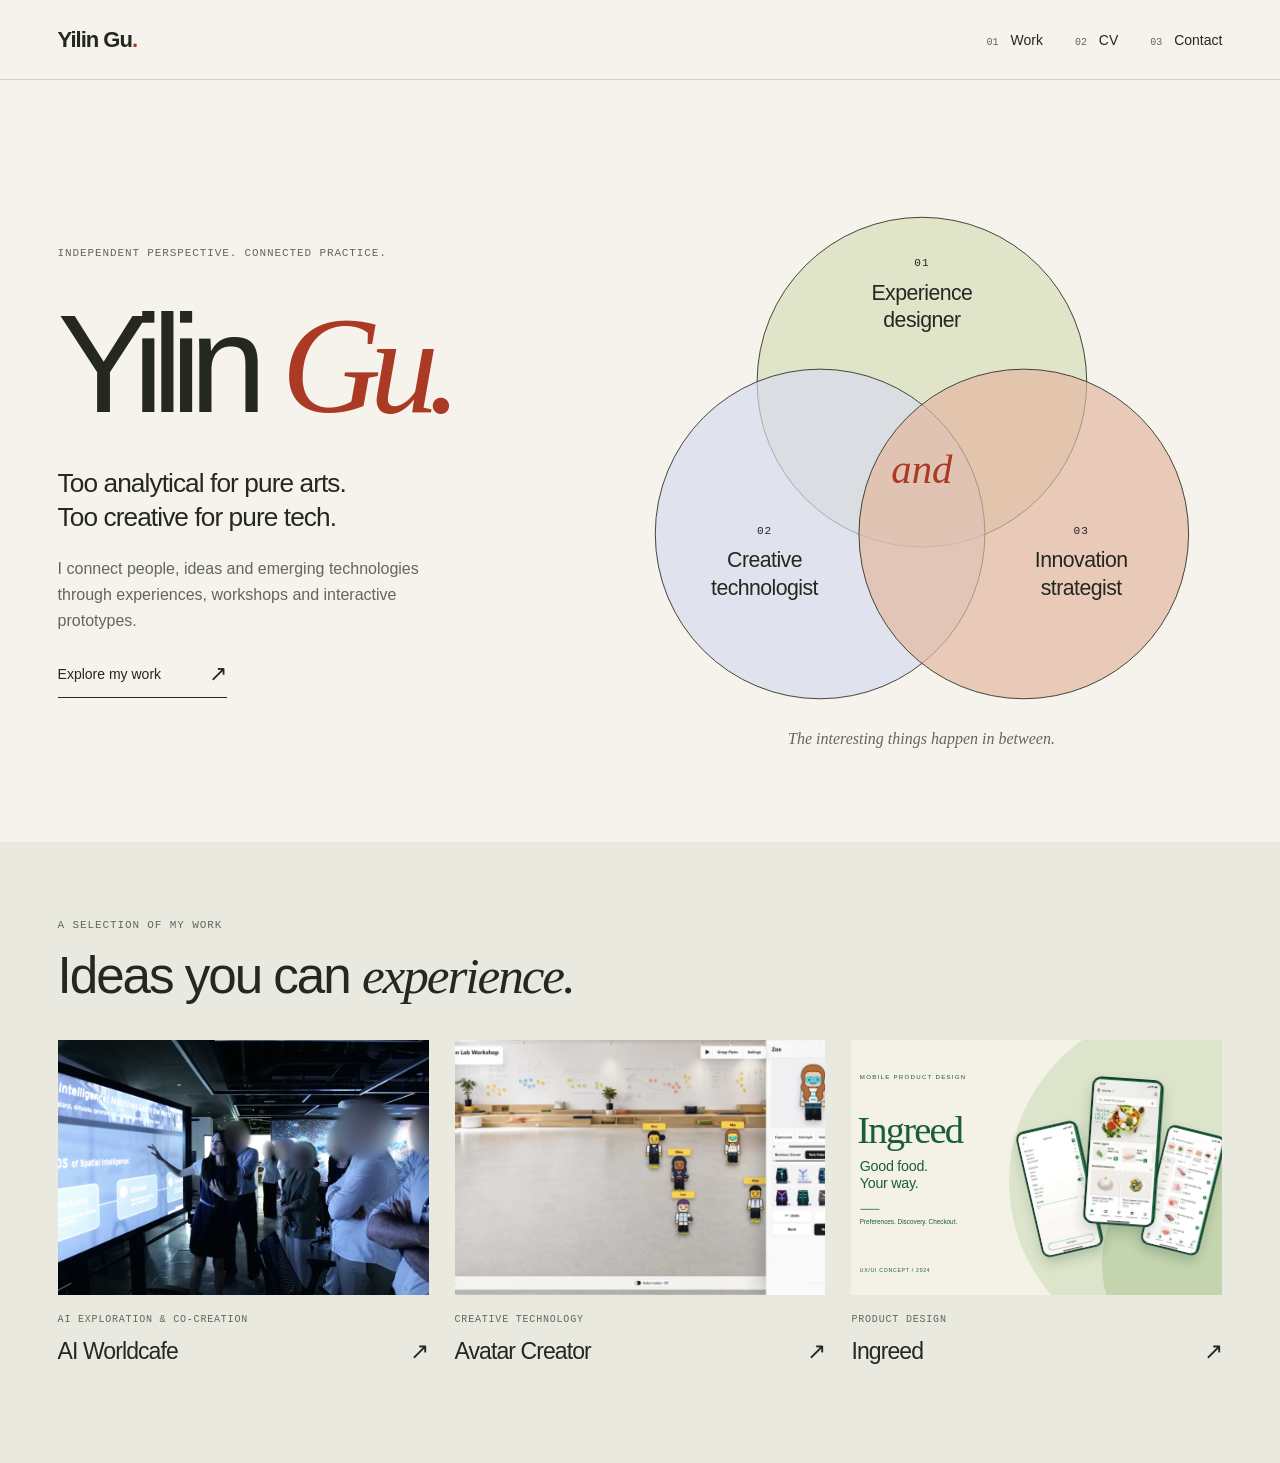
<file: index.html>
<!DOCTYPE html>
<html lang="en">
<head>
  <meta charset="UTF-8">
  <meta name="viewport" content="width=device-width, initial-scale=1.0">
  <meta name="referrer" content="strict-origin-when-cross-origin">
  <title>Yilin Gu — Portfolio</title>
  <style>
    * {
      box-sizing: border-box;
      margin: 0;
      padding: 0;
    }
    body {
      font-family: -apple-system, BlinkMacSystemFont, "SF Pro Display", "SF Pro Text", "Helvetica Neue", Arial, sans-serif;
      background-color: #ffffff;
      color: #111111;
      line-height: 1.45; /* 紧凑行距 */
      -webkit-font-smoothing: antialiased;
    }
    a { color: inherit; text-decoration: none; }

    /* 固定 Header */
    header {
      position: fixed;
      top: 0;
      left: 0;
      width: 100%;
      height: 90px;
      padding: 0 80px;
      display: flex;
      justify-content: space-between;
      align-items: center;
      background: rgba(255, 255, 255, 0.92);
      backdrop-filter: blur(12px);
      -webkit-backdrop-filter: blur(12px);
      z-index: 100;
      border-bottom: 1px solid rgba(0, 0, 0, 0.04);
    }
    .logo { 
      font-size: 1.1rem; 
      font-weight: 500; 
      letter-spacing: 0.02em; 
    }
    nav ul { 
      display: flex; 
      gap: 48px; 
      list-style: none; 
    }
    nav a { 
      font-size: 0.95rem; 
      color: #777777; 
      font-weight: 400;
      transition: color 0.25s ease; 
    }
    nav a:hover, nav a.active { 
      color: #111111; 
      font-weight: 500;
    }

    /* 页面主要容器 */
    main { 
      padding-top: 90px; 
    }

    .page-section { 
      display: none; 
      width: 100%;
      max-width: 1200px; 
      margin: 0 auto; 
      padding: 60px 80px 120px 80px; 
      min-height: calc(100vh - 90px);
    }
    .page-section.active { 
      display: block; 
    }

    /* -------------------------------------------------------------
       1. 首页 (Home) - Venn 状态切换
       ------------------------------------------------------------- */
    .home-scroll-container {
      height: 140vh;
      position: relative;
    }
    .sticky-hero {
      position: sticky;
      top: 90px;
      height: calc(100vh - 90px);
      display: flex;
      flex-direction: column;
      align-items: center;
      justify-content: center;
      overflow: hidden;
      margin-top: -20px;
    }

    .venn-wrapper {
      position: relative;
      width: 100%;
      max-width: 1200px;
      height: 640px;
    }
    .venn-svg { 
      width: 100%; 
      height: 100%; 
      overflow: visible; 
    }
    
    .venn-circle {
      fill: #ffffff;
      fill-opacity: 0;
      stroke: #d0d0d0;
      stroke-width: 1.25;
      transform-origin: center;
      animation: vennBreathing 4s ease-in-out infinite;
      transition: stroke 0.3s ease, fill 0.3s ease, fill-opacity 0.3s ease, stroke-width 0.3s ease;
    }

    .venn-group:nth-child(1) .venn-circle { animation-delay: 0s; }
    .venn-group:nth-child(2) .venn-circle { animation-delay: 1.3s; }
    .venn-group:nth-child(3) .venn-circle { animation-delay: 2.6s; }

    @keyframes vennBreathing {
      0%, 100% { stroke-opacity: 0.6; transform: scale(1); }
      50% { stroke-opacity: 1; stroke-width: 1.5; transform: scale(1.012); }
    }
    
    .venn-text {
      dominant-baseline: middle;
      pointer-events: none;
      transition: fill 0.3s ease, opacity 0.3s ease;
    }

    .state-b { opacity: 0; fill: #999999; text-anchor: middle; }
    .state-a { opacity: 1; }
    
    .title-hello { font-size: 32px; font-weight: 350; fill: #111111; letter-spacing: -0.01em; }
    .title-name { font-size: 44px; font-weight: 500; fill: #111111; letter-spacing: -0.01em; }
    .title-intro-multiline { font-size: 26px; font-weight: 350; fill: #222222; letter-spacing: -0.01em; line-height: 1.4; }
    
    .hook-line {
      fill: #666666;
      font-style: italic;
      font-weight: 300;
      animation: gentleBreathing 3.2s ease-in-out infinite;
      transform-origin: center;
    }

    @keyframes gentleBreathing {
      0%, 100% { opacity: 0.9; transform: translateY(0px); }
      50% { opacity: 0.35; transform: translateY(3.5px); }
    }

    .interactive-mode .venn-group { cursor: pointer; }
    .interactive-mode .venn-group:hover .venn-circle {
      stroke: #111111;
      stroke-width: 1.8;
      fill: #111111;
      fill-opacity: 0.025;
      animation-play-state: paused;
    }
    .interactive-mode .venn-group:hover .venn-text.state-b { fill: #111111; font-weight: 500; }

    .tagline {
      margin-top: 15px;
      font-size: 15px;
      color: #666666;
      letter-spacing: 0.1em;
      text-transform: lowercase;
      text-decoration: underline;
      text-underline-offset: 6px;
      text-decoration-color: #cccccc;
      opacity: 0;
      transition: opacity 0.25s ease, color 0.2s ease;
      cursor: pointer;
    }
    .tagline:hover { color: #111111; text-decoration-color: #111111; }

    /* -------------------------------------------------------------
       2. Projects Page - 卡片排版
       ------------------------------------------------------------- */
    .page-header { margin-bottom: 40px; }
    .page-title { font-size: 2rem; font-weight: 500; color: #111111; letter-spacing: -0.01em; margin-bottom: 6px; }
    .page-subtitle { font-size: 0.95rem; color: #777777; font-weight: 400; }

    .category-title { 
      font-size: 1.25rem; 
      font-weight: 500; 
      color: #111111;
      margin: 50px 0 24px 0; 
      border-top: 1px solid #eeeeee; 
      padding-top: 20px;
    }
    .category-title:first-of-type { margin-top: 0; border-top: none; padding-top: 0; }

    .grid { display: grid; grid-template-columns: repeat(2, 1fr); gap: 40px 36px; }
    
    .card { display: block; cursor: pointer; }
    .card-image-wrapper {
      width: 100%;
      aspect-ratio: 16 / 10;
      border: 1px solid #e2e2e2;
      background-color: #f7f7f7;
      border-radius: 0;
      overflow: hidden;
      position: relative;
      transition: border-color 0.3s ease, box-shadow 0.3s ease, transform 0.3s ease;
    }
    .card-image {
      width: 100%;
      height: 100%;
      object-fit: cover;
      display: block;
      transition: transform 0.5s ease;
    }
    
    .card-header-line {
      display: flex;
      justify-content: space-between;
      align-items: baseline;
      margin-top: 14px;
    }
    .card-title { font-size: 1.05rem; font-weight: 500; color: #111111; transition: color 0.25s ease; }
    .card-year { font-size: 0.85rem; color: #888888; font-weight: 400; }
    .card-hook { font-size: 0.9rem; color: #666666; line-height: 1.4; margin-top: 4px; }

    .card:hover .card-image-wrapper {
      border-color: #111111;
      box-shadow: 0 12px 30px rgba(0, 0, 0, 0.07);
      transform: translateY(-4px);
    }
    .card:hover .card-image { transform: scale(1.03); }
    .card:hover .card-title { color: #000000; }

    /* -------------------------------------------------------------
       3. 动态 Case Study 详情页样式
       ------------------------------------------------------------- */
    .back-btn {
      display: inline-flex;
      align-items: center;
      gap: 8px;
      font-size: 0.95rem;
      color: #666666;
      cursor: pointer;
      margin-bottom: 28px;
      transition: color 0.2s ease, transform 0.2s ease;
    }
    .back-btn:hover {
      color: #111111;
      transform: translateX(-4px);
    }
    .detail-tag {
      font-size: 0.85rem;
      text-transform: uppercase;
      letter-spacing: 0.08em;
      color: #888888;
      margin-bottom: 10px;
    }
    .detail-title {
      font-size: 2.4rem;
      font-weight: 500;
      color: #111111;
      letter-spacing: -0.02em;
      line-height: 1.2;
      margin-bottom: 12px;
    }
    .detail-hook {
      font-size: 1.15rem;
      color: #444444;
      line-height: 1.45;
      margin-bottom: 32px;
      max-width: 900px;
    }
    
    .detail-hero-media {
      width: 100%;
      aspect-ratio: 16 / 9;
      background-color: #f4f4f4;
      border: 1px solid #e2e2e2;
      display: flex;
      align-items: center;
      justify-content: center;
      color: #999999;
      font-size: 1rem;
      margin-bottom: 48px;
      overflow: hidden;
    }
    .detail-hero-media img, .detail-hero-media video {
      width: 100%;
      height: 100%;
      object-fit: cover;
    }
    .detail-hero-media.hidden-hero {
      display: none;
    }

    /* 双栏正文结构 */
    .detail-grid {
      display: grid;
      grid-template-columns: 240px 1fr;
      gap: 48px;
      border-top: 1px solid #eeeeee;
      padding-top: 32px;
    }
    .detail-sidebar-item {
      margin-bottom: 28px;
    }
    .detail-sidebar-label {
      font-size: 0.8rem;
      text-transform: uppercase;
      letter-spacing: 0.08em;
      color: #888888;
      margin-bottom: 4px;
    }
    .detail-sidebar-val {
      font-size: 0.95rem;
      color: #111111;
      font-weight: 500;
      line-height: 1.35;
    }
    
    .detail-body-text {
      font-size: 1rem;
      color: #333333;
      line-height: 1.55;
    }

    /* 自然流畅的排版样式 */
    .cs-section { margin-bottom: 36px; }
    .cs-heading {
      font-size: 1.2rem;
      font-weight: 500;
      color: #111111;
      margin-bottom: 10px;
      letter-spacing: -0.01em;
      border-bottom: 1px solid #f0f0f0;
      padding-bottom: 6px;
    }
    .cs-paragraph { margin-bottom: 12px; color: #333333; font-weight: 350; font-size: 0.98rem; line-height: 1.5; }
    
    /* 单张大图展示 */
    .single-photo-feature {
      width: 100%;
      margin: 20px 0 8px 0;
      border: 1px solid #e2e2e2;
      overflow: hidden;
      background: #fafafa;
    }
    .single-photo-feature img {
      width: 100%;
      max-height: 500px;
      object-fit: cover;
      display: block;
      transition: transform 0.5s ease;
    }
    .single-photo-feature:hover img {
      transform: scale(1.02);
    }

    /* 视频容器 */
    .embedded-video-container {
      width: 100%;
      margin: 20px 0 8px 0;
      border: 1px solid #e0e0e0;
      background: #000000;
      box-shadow: 0 12px 30px rgba(0, 0, 0, 0.05);
    }
    .embedded-video-container video {
      width: 100%;
      display: block;
    }
    .embedded-video-caption {
      font-size: 0.82rem;
      color: #777777;
      margin-top: 6px;
      margin-bottom: 20px;
      text-align: center;
      font-style: italic;
    }

    /* 现场图片排版 */
    .photo-feature-grid {
      display: grid;
      grid-template-columns: 1.2fr 1fr;
      gap: 16px;
      margin: 20px 0 8px 0;
    }
    .photo-feature-main {
      width: 100%;
      height: 100%;
      min-height: 320px;
      border: 1px solid #e2e2e2;
      overflow: hidden;
    }
    .photo-feature-main img {
      width: 100%;
      height: 100%;
      object-fit: cover;
      display: block;
      transition: transform 0.5s ease;
    }
    .photo-feature-sub {
      display: flex;
      flex-direction: column;
      gap: 16px;
    }
    .photo-feature-item {
      width: 100%;
      height: 150px;
      border: 1px solid #e2e2e2;
      overflow: hidden;
    }
    .photo-feature-item img {
      width: 100%;
      height: 100%;
      object-fit: cover;
      display: block;
      transition: transform 0.5s ease;
    }
    .photo-feature-main:hover img, .photo-feature-item:hover img {
      transform: scale(1.03);
    }

    /* Window of the Mind: source imagery within the existing case-study layout. */
    .mind-cover { object-position: center 24%; }
    #project-detail[data-project="window-of-the-mind"] .detail-hero-media img {
      object-position: center 24%;
    }
    .mind-video {
      aspect-ratio: 16 / 9;
      min-height: 202px;
    }
    .mind-video iframe {
      display: block;
      width: 100%;
      height: 100%;
      border: 0;
    }
    .mind-project-links {
      display: flex;
      flex-wrap: wrap;
      gap: 12px 24px;
      margin: 18px 0 24px;
      font-size: 0.9rem;
    }
    .mind-project-links a {
      border-bottom: 1px solid #bbbbbb;
      padding-bottom: 3px;
    }
    .mind-project-links a:hover { border-color: #111111; }
    .mind-output-comparison {
      display: grid;
      grid-template-columns: repeat(2, minmax(0, 1fr));
      gap: 12px;
      width: 100%;
      max-width: 500px;
      margin: 20px auto 8px;
    }
    .mind-output-label {
      font-size: 0.8rem;
      color: #777777;
      text-align: center;
    }
    .mind-output-comparison img {
      display: block;
      width: 100%;
      aspect-ratio: 1;
      object-fit: cover;
      border: 1px solid #e2e2e2;
    }
    .mind-exhibition-gallery {
      display: grid;
      grid-template-columns: repeat(3, minmax(0, 1fr));
      gap: 12px;
      margin: 20px 0 8px;
    }
    .mind-exhibition-gallery img {
      display: block;
      width: 100%;
      aspect-ratio: 3 / 4;
      object-fit: cover;
      border: 1px solid #e2e2e2;
    }

    /* -------------------------------------------------------------
       4. CV & Contact 页面样式
       ------------------------------------------------------------- */
    .cv-layout { display: grid; grid-template-columns: 250px 1fr; gap: 48px; }
    .cv-sidebar { border-right: 1px solid #eeeeee; padding-right: 32px; }
    .cv-sidebar-block { margin-bottom: 32px; }
    .cv-sidebar-title { font-size: 0.82rem; text-transform: uppercase; letter-spacing: 0.08em; color: #888888; margin-bottom: 12px; font-weight: 600; }
    .cv-sidebar-list { list-style: none; font-size: 0.9rem; color: #444444; line-height: 1.4; }
    .cv-sidebar-list li { margin-bottom: 8px; }
    .cv-sidebar-list strong { color: #111111; font-weight: 500; display: block; margin-bottom: 2px; }
    .cv-sidebar-list span { font-size: 0.84rem; color: #666666; display: block; }
    
    .cv-timeline-item { margin-bottom: 32px; }
    .cv-timeline-header { display: flex; justify-content: space-between; align-items: baseline; margin-bottom: 4px; }
    .cv-role { font-size: 1.05rem; font-weight: 500; color: #111111; }
    .cv-period { font-size: 0.85rem; color: #888888; white-space: nowrap; }
    .cv-company { font-size: 0.92rem; color: #555555; margin-bottom: 8px; font-weight: 400; }
    
    /* 调淡的工作与项目描述 */
    .cv-desc { font-size: 0.92rem; color: #666666; line-height: 1.45; }
    .cv-desc ul { margin-left: 16px; margin-top: 6px; }
    .cv-desc li { margin-bottom: 6px; }
    .cv-desc strong { color: #222222; }
    
    .cv-focus-tags { 
      font-size: 0.85rem; 
      color: #666666; 
      margin-top: 6px; 
      line-height: 1.4; 
    }
    .cv-focus-tags span {
      display: inline-block;
      background: #f4f4f4;
      padding: 2px 7px;
      border-radius: 3px;
      margin-right: 5px;
      margin-bottom: 5px;
      font-size: 0.8rem;
      color: #555555;
    }

    .cv-divider {
      font-size: 0.82rem;
      text-transform: uppercase;
      letter-spacing: 0.08em;
      color: #888888;
      font-weight: 600;
      margin: 36px 0 20px 0;
      padding-top: 14px;
      border-top: 1px solid #eeeeee;
    }
    .cv-profile {
      font-size: 0.95rem;
      color: #444444;
      line-height: 1.5;
      margin-bottom: 28px;
      font-weight: 350;
    }
    .cv-profile p {
      margin-bottom: 10px;
    }

    .contact-container { max-width: 680px; }
    .contact-intro { font-size: 1.05rem; color: #333333; line-height: 1.5; margin-bottom: 32px; }
    .contact-methods { display: grid; grid-template-columns: repeat(2, 1fr); gap: 24px; margin-bottom: 40px; }
    .contact-card { border: 1px solid #eeeeee; padding: 20px; background: #fafafa; transition: border-color 0.25s ease; }
    .contact-card:hover { border-color: #cccccc; }
    .contact-label { font-size: 0.78rem; text-transform: uppercase; letter-spacing: 0.08em; color: #888888; margin-bottom: 6px; }
    .contact-value { font-size: 0.95rem; color: #111111; font-weight: 500; }

    @media (max-width: 760px) {
      header { height: 72px; padding: 0 24px; }
      nav ul { gap: 20px; }
      nav a { font-size: 0.85rem; }
      main { padding-top: 72px; }
      #projects, #project-detail { padding: 36px 24px 72px; }
      #projects .grid { grid-template-columns: minmax(0, 1fr); gap: 32px; }
      #projects .card-header-line { gap: 16px; }
      #projects .card-year { flex-shrink: 0; }
      #project-detail .detail-title { font-size: 2rem; }
      #project-detail .detail-hero-media { margin-bottom: 32px; }
      #project-detail .detail-grid { grid-template-columns: minmax(0, 1fr); gap: 12px; }
      #project-detail .detail-sidebar {
        display: grid;
        grid-template-columns: repeat(2, minmax(0, 1fr));
        gap: 0 20px;
      }
      #project-detail #d-extra-meta { grid-column: 1 / -1; }
      .mind-exhibition-gallery { gap: 8px; }
    }

  
    /* Ingreed is a supporting product-design concept, using original interface artefacts. */
    #project-detail[data-project="ingreed"] .detail-hero-media { aspect-ratio: 16 / 10; border: 0; }
    #project-detail[data-project="ingreed"] .detail-hero-media img { object-fit: contain; }
    .ingreed-figure { margin: 26px 0; }
    .ingreed-figure img { width: 100%; height: auto; display: block; border: 1px solid #e8e8e8; }
    .ingreed-figure figcaption { color: #666; font-size: .82rem; line-height: 1.5; margin-top: 9px; }
    .ingreed-decisions { display: grid; gap: 18px; margin: 20px 0; }
    .ingreed-decision { border-left: 3px solid #278457; padding: 2px 0 2px 18px; }
    .ingreed-decision h3 { font-size: 1rem; font-weight: 500; margin-bottom: 7px; }
    .ingreed-decision p { margin: 0; line-height: 1.55; }
    .ingreed-stage { display: inline-block; font-size: .78rem; color: #28764d; letter-spacing: .04em; margin-bottom: 8px; }
  </style>
  <link rel="stylesheet" href="visual.css">
</head>
<body>

  <!-- Header 导航栏 -->
  <header>
    <div class="logo"><a href="#" onclick="showSection('home')">Yilin Gu</a></div>
    <nav>
      <ul>
        <li><a href="#projects" id="nav-projects" onclick="showSection('projects'); return false;"><span class="nav-num">01</span> Work</a></li>
        <li><a href="#" id="nav-cv" onclick="showSection('cv'); return false;"><span class="nav-num">02</span> CV</a></li>
        <li><a href="#" id="nav-contact" onclick="showSection('contact'); return false;"><span class="nav-num">03</span> Contact</a></li>
      </ul>
    </nav>
  </header>

  <main>
    <!-- Personal identity: the intersection of three practices -->
    <section id="home" class="page-section active" style="padding:0; max-width:100%;">
      <div class="identity-hero">
        <div class="identity-copy">
          <p class="eyebrow">Independent perspective. Connected practice.</p>
          <h1 class="identity-name">Yilin <em>Gu.</em></h1>
          <p class="identity-statement">Too analytical for pure arts.<br>Too creative for pure tech.</p>
          <p class="identity-intro">I connect people, ideas and emerging technologies through experiences, workshops and interactive prototypes.</p>
          <a class="text-action" href="#projects" onclick="showSection('projects'); return false;">Explore my work <span aria-hidden="true">↗</span></a>
        </div>
        <div class="identity-map">
          <svg viewBox="0 0 650 580" class="practice-map" aria-labelledby="map-title map-desc">
            <title id="map-title">Three practices, one perspective</title><desc id="map-desc">Explore experience design, creative technology, and innovation strategy through the overlapping circles.</desc>
            <g class="practice experience" role="link" tabindex="0" aria-label="Explore experience design projects" onclick="navigateToCategory('professional-cases')" onkeydown="if(event.key==='Enter'||event.key===' '){event.preventDefault();navigateToCategory('professional-cases');}">
              <circle cx="325" cy="201" r="178"/><text x="325" y="112">Experience</text><text x="325" y="142">designer</text><text class="practice-number" x="325" y="76">01</text>
            </g>
            <g class="practice technology" role="link" tabindex="0" aria-label="Explore creative technology projects" onclick="navigateToCategory('creative-projects')" onkeydown="if(event.key==='Enter'||event.key===' '){event.preventDefault();navigateToCategory('creative-projects');}">
              <circle cx="215" cy="365" r="178"/><text x="155" y="401">Creative</text><text x="155" y="431">technologist</text><text class="practice-number" x="155" y="365">02</text>
            </g>
            <g class="practice strategy" role="link" tabindex="0" aria-label="Explore innovation strategy projects" onclick="navigateToCategory('presentation-insights')" onkeydown="if(event.key==='Enter'||event.key===' '){event.preventDefault();navigateToCategory('presentation-insights');}">
              <circle cx="435" cy="365" r="178"/><text x="497" y="401">Innovation</text><text x="497" y="431">strategist</text><text class="practice-number" x="497" y="365">03</text>
            </g>
            <text class="intersection-word" x="325" y="310">and</text>
          </svg>
          <p class="map-caption">The interesting things happen in between.</p>
        </div>
      </div>
      <section class="home-selection" aria-labelledby="selection-title">
        <div class="selection-heading"><p class="eyebrow">A selection of my work</p><h2 id="selection-title">Ideas you can <em>experience.</em></h2></div>
        <div class="selection-grid">
          <a class="selection-card" href="?project=ai-worldcafe" onclick="openProjectDetail('ai-worldcafe'); return false;"><div class="selection-image"><img src="image&video/4d/photo1.jpg?privacy=016" alt="Facilitating the AI Worldcafe experience" loading="lazy"/></div><p class="eyebrow">AI exploration &amp; co-creation</p><h3>AI Worldcafe <span>↗</span></h3></a>
          <a class="selection-card" href="?project=avatar-creator" onclick="openProjectDetail('avatar-creator'); return false;"><div class="selection-image"><img src="image&video/avatar creator/Avatar Creator Demo Video/Avatar Creator Demo Video-封面.jpg" alt="Avatar Creator interactive interface" loading="lazy"/></div><p class="eyebrow">Creative technology</p><h3>Avatar Creator <span>↗</span></h3></a>
          <a class="selection-card" href="?project=ingreed" onclick="openProjectDetail('ingreed'); return false;"><div class="selection-image"><img src="image&video/ingreed/cover.svg" alt="Ingreed mobile product design" loading="lazy"/></div><p class="eyebrow">Product design</p><h3>Ingreed <span>↗</span></h3></a>
        </div>
      </section>
    </section>

    <!-- 2. Projects Page -->
    <section id="projects" class="page-section">
      <div class="page-header">
        <p class="eyebrow">Portfolio / Selected work</p><h1 class="page-title">What <em>I Create</em></h1>
        <p class="page-subtitle">Exploration across experience design, creative technology, and innovation strategy.</p>
      </div>

<div class="work-index" role="navigation" aria-label="Browse project categories"><a href="#professional-cases" onclick="navigateToCategory('professional-cases'); return false;"><span aria-hidden="true">01</span>Professional Cases<span aria-hidden="true">↘</span></a><a href="#creative-projects" onclick="navigateToCategory('creative-projects'); return false;"><span aria-hidden="true">02</span>Creative Technologist<span aria-hidden="true">↘</span></a><a href="#product-design" onclick="navigateToCategory('product-design'); return false;"><span aria-hidden="true">03</span>Product Design<span aria-hidden="true">↘</span></a><a href="#presentation-insights" onclick="navigateToCategory('presentation-insights'); return false;"><span aria-hidden="true">04</span>Innovation Strategist & Researcher<span aria-hidden="true">↘</span></a></div>

      <!-- Category 1: Professional Cases -->
      <h2 id="professional-cases" class="category-title"><span class="category-number" aria-hidden="true">01</span><span class="category-name">Professional Cases</span><span class="category-count">03 projects</span></h2><p class="category-description">Experience design & facilitation</p>
      <div class="grid">
        <div class="card" role="link" tabindex="0" onkeydown="if(event.key==='Enter'||event.key===' '){event.preventDefault();this.click();}" onclick="openProjectDetail('workshop-design')">
          <div class="card-image-wrapper">
            <img src="image&video/workshop design/cover img.png" alt="Workshop Design Cover" class="card-image">
          </div>
          <div class="card-header-line">
            <h3 class="card-title">Strategic Workshop Frameworks</h3>
            <span class="card-year">2024–2026</span>
          </div>
          <p class="card-hook">Designing high-stakes strategic alignment experiences for global leaders.</p>
        </div>

        <div class="card" role="link" tabindex="0" onkeydown="if(event.key==='Enter'||event.key===' '){event.preventDefault();this.click();}" onclick="openProjectDetail('visual-odyssey')">
          <div class="card-image-wrapper">
            <img src="image&video/visual odyssey/visual odyssey.jpg" alt="Visual Odyssey Cover" class="card-image">
          </div>
          <div class="card-header-line">
            <h3 class="card-title">Visual Odyssey System</h3>
            <span class="card-year">2024–2026</span>
          </div>
          <p class="card-hook">Transforming strategic workshop closings into dynamic visual hero journeys.</p>
        </div>

        <div class="card" role="link" tabindex="0" onkeydown="if(event.key==='Enter'||event.key===' '){event.preventDefault();this.click();}" onclick="openProjectDetail('executive-facilitation')">
          <div class="card-image-wrapper">
            <img src="image&video/facilitation/photo3.jpg?privacy=016" alt="Executive Facilitation Cover" class="card-image">
          </div>
          <div class="card-header-line">
            <h3 class="card-title">Cross-Cultural Executive Facilitation</h3>
            <span class="card-year">2024–2026</span>
          </div>
          <p class="card-hook">Steering C-suite consensus across global cultures and complex domains.</p>
        </div>
      </div>

      <!-- Category 2: Creative Technologist -->
      <h2 id="creative-projects" class="category-title"><span class="category-number" aria-hidden="true">02</span><span class="category-name">Creative Technologist</span><span class="category-count">04 projects</span></h2><p class="category-description">Interactive systems & immersive play</p>
      <div class="grid">
        <div class="card" role="link" tabindex="0" onkeydown="if(event.key==='Enter'||event.key===' '){event.preventDefault();this.click();}" onclick="openProjectDetail('avatar-creator')">
          <div class="card-image-wrapper">
            <img src="image&video/avatar creator/Avatar Creator Demo Video/Avatar Creator Demo Video-封面.jpg" alt="Avatar Creator Cover" class="card-image">
          </div>
          <div class="card-header-line">
            <h3 class="card-title">Web-based Interactive Avatar Creator</h3>
            <span class="card-year">2026</span>
          </div>
          <p class="card-hook">Transforming event onboarding into an engaging, collective digital twin experience.</p>
        </div>

        <div class="card" role="button" tabindex="0" onclick="openProjectDetail('window-of-the-mind')" onkeydown="if (event.key === 'Enter' || event.key === ' ') { event.preventDefault(); openProjectDetail('window-of-the-mind'); }">
          <div class="card-image-wrapper">
            <img src="image&video/window-of-the-mind/cover.jpg" alt="A generated garden projected through the curtained Window of the Mind installation" class="card-image mind-cover" loading="lazy">
          </div>
          <div class="card-header-line">
            <h3 class="card-title">Window of the Mind</h3>
            <span class="card-year">2023</span>
          </div>
          <p class="card-hook">Translating physiological signals into your inner-garden landscape through Physical Computing and Generative Art.</p>
        </div>

        <div class="card" role="link" tabindex="0" onkeydown="if(event.key==='Enter'||event.key===' '){event.preventDefault();this.click();}" onclick="openProjectDetail('warroom-vr')">
          <div class="card-image-wrapper">
            <img src="image&video/vr warrom/war room env -no logo.png" alt="Warroom VR Experience Cover" class="card-image">
          </div>
          <div class="card-header-line">
            <h3 class="card-title">Next-Gen Warroom VR Experience</h3>
            <span class="card-year">2025</span>
          </div>
          <p class="card-hook">Immersive spatial collaboration for high-stakes medical operations.</p>
        </div>

        <div class="card" role="link" tabindex="0" onclick="openProjectDetail('cube')" onkeydown="if(event.key==='Enter'||event.key===' '){event.preventDefault();this.click();}">
          <div class="card-image-wrapper cube-cover"><img src="image&video/cube/youtube-cover.jpg" alt="CUBE game artwork with Will and a colourful floating world" class="card-image" loading="lazy"></div>
          <div class="card-header-line"><h3 class="card-title">CUBE</h3><span class="card-year">2023</span></div>
          <p class="card-hook">Solving puzzles across dimensions: designing an immersive, playful game that brings digital worlds into physical interaction.</p>
        </div>
      </div>

      <!-- Product Design: supporting concept work -->
      <h2 id="product-design" class="category-title"><span class="category-number" aria-hidden="true">03</span><span class="category-name">Product Design</span><span class="category-count">01 project</span></h2><p class="category-description">Interfaces & everyday experiences</p>
      <div class="grid">
        <div class="card" role="button" tabindex="0" onclick="openProjectDetail('ingreed')" onkeydown="if (event.key === 'Enter' || event.key === ' ') { event.preventDefault(); openProjectDetail('ingreed'); }">
          <div class="card-image-wrapper">
            <img src="image&video/ingreed/cover.svg" alt="Ingreed mobile shopping concept with three original interface screens on a cream and green cover" class="card-image" loading="lazy">
          </div>
          <div class="card-header-line"><h3 class="card-title">Ingreed</h3><span class="card-year">2024</span></div>
          <span class="ingreed-stage">UX/UI DESIGN CONCEPT</span>
          <p class="card-hook">A grocery shopping journey shaped around reusable dietary preferences.</p>
        </div>
      </div>

      <!-- Category 3: Innovation Strategist & Researcher -->
      <h2 id="presentation-insights" class="category-title"><span class="category-number" aria-hidden="true">04</span><span class="category-name">Innovation Strategist & Researcher</span><span class="category-count">01 project</span></h2><p class="category-description">Emerging technology & collaborative exploration</p>
      <div class="grid">
        <div class="card" role="link" tabindex="0" onkeydown="if(event.key==='Enter'||event.key===' '){event.preventDefault();this.click();}" onclick="openProjectDetail('ai-worldcafe')">
          <div class="card-image-wrapper">
            <img src="image&video/4d/photo2.jpg" alt="4D AI Worldcafe Cover" class="card-image">
          </div>
          <div class="card-header-line">
            <h3 class="card-title">AI Worldcafe</h3>
            <span class="card-year">2024–2026</span>
          </div>
          <p class="card-hook">Exploring AI applications through hands-on tools, business scenarios and cross-functional co-creation.</p>
        </div>
      </div>
    </section>

    <!-- 3. Dynamic Case Study Detail Section -->
    <section id="project-detail" class="page-section">
      <div class="project-return"><a href="#projects" onclick="showSection('projects'); return false;">← Back to Projects</a></div>

      <div class="detail-tag" id="d-tag">Category / Year</div>
      <h1 class="detail-title" id="d-title">Project Title</h1>
      <p class="detail-hook" id="d-hook">Project Hook / Main value statement</p>

      <div class="detail-hero-media" id="d-media">
        <!-- 动态 Hero 媒体 -->
      </div>

      <div class="detail-grid">
        <div class="detail-sidebar">
          <div class="detail-sidebar-item">
            <div class="detail-sidebar-label">Role & Capabilities</div>
            <div class="detail-sidebar-val" id="d-role">Role Details</div>
          </div>
          <div class="detail-sidebar-item">
            <div class="detail-sidebar-label">Timeline</div>
            <div class="detail-sidebar-val" id="d-year">Year</div>
          </div>
          <div class="detail-sidebar-item" id="d-extra-meta">
            <!-- 额外信息 -->
          </div>
        </div>

        <div class="detail-body-text" id="d-desc">
          <!-- 动态自然文案正文 -->
        </div>
      </div>
    </section>

    <!-- 4. CV Page -->
    <section id="cv" class="page-section"><div class="page-header"><p class="eyebrow">Background / Experience</p><h1 class="page-title">What <em>I Bring</em></h1><p class="page-subtitle">Experience Designer, UX Designer, Creative Technologist</p></div><div class="cv-layout"><div class="cv-sidebar"><div class="cv-downloads"><a href="CV/YilinGu-CV-2026-10-18.pdf" download="YilinGu-CV.pdf">Download CV · PDF ↓</a></div><div class="cv-sidebar-block"><h2 class="cv-sidebar-title">Skills</h2><ul class="cv-sidebar-list"><li>User Experience Design</li><li>User Research</li><li>Interaction Design</li><li>AI Adoption &amp; Use-case Exploration</li><li>Stakeholder Communication</li><li>Strategy Co-creation</li><li>Interactive Prototyping</li><li>Innovative Experience Design</li></ul></div><div class="cv-sidebar-block"><h2 class="cv-sidebar-title">Tools</h2><ul class="cv-sidebar-list"><li>Figma</li><li>Miro</li><li>Adobe Creative Suite</li><li>MS Oﬃce Suite</li><li>Python</li><li>C++</li><li>Arduino</li><li>Unity</li><li>Blender</li><li>Cinema 4D</li><li>SketchUp</li></ul></div><div class="cv-sidebar-block"><h2 class="cv-sidebar-title">Languages</h2><ul class="cv-sidebar-list"><li>Chinese (Native)</li><li>English (C2)</li><li>Italian (B2)</li></ul></div><div class="cv-sidebar-block"><h2 class="cv-sidebar-title">Contact</h2><ul class="cv-sidebar-list"><li><a href="mailto:gyilin1115@gmail.com">gyilin1115@gmail.com</a></li><li><a href="tel:+393444608308">+39 3444608308</a></li><li><a href="https://www.linkedin.com/in/yilin-gu-83a210221/" target="_blank" rel="noopener">LinkedIn ↗</a></li></ul></div></div><div class="cv-main"><h2 class="cv-divider">Education</h2><div class="cv-timeline-item"><div class="cv-timeline-header"><h3 class="cv-role">MSc Digital and Interaction Design</h3><span class="cv-period">Sep 2026 - Current</span></div><div class="cv-company">Politecnico di Milano · Milan, Italy</div></div><div class="cv-timeline-item"><div class="cv-timeline-header"><h3 class="cv-role">MSc Computing and Creative Industry</h3><span class="cv-period">Oct 2022 - Feb 2024</span></div><div class="cv-company">University of the Arts London · London, UK</div><p class="cv-desc">Grade: Distinction</p></div><div class="cv-timeline-item"><div class="cv-timeline-header"><h3 class="cv-role">BA (Hons) Architecture</h3><span class="cv-period">Sep 2019 - Jun 2022</span></div><div class="cv-company">The University of Manchester · Manchester, UK</div><p class="cv-desc">Grade: 2:1 Honours</p></div><h2 class="cv-divider">Work Experience</h2><div class="cv-timeline-item"><div class="cv-timeline-header"><h3 class="cv-role">Ernst &amp; Young - EY wavespace</h3><span class="cv-period">Dec 2024 - Aug 2026</span></div><div class="cv-company">Strategic Experience Designer &amp; AI Innovation Consultant · Shanghai, China</div><div class="cv-desc"><p>Designed interactive experiences and AI demonstrations for enterprise stakeholders, helping cross-functional teams explore business challenges, assess potential AI applications, and discuss strategic priorities.</p><ul><li>Designed <strong>50+ strategy co-creation frameworks</strong> and co-hosted <strong>20+ executive sessions</strong>, recording <strong>800+ participant attendances</strong> across functions and seniority levels, including global C-suite leaders. Structured complex business challenges into focused discussions and collaborative exercises, helping teams build a shared understanding of priorities and inform strategic roadmaps.</li><li>Guided stakeholders in <strong>identifying AI use cases</strong> relevant to their workflows and business priorities, and co-developed hands-on demonstrations that made technical capabilities tangible. Helped teams assess potential applications and identify opportunities for further exploration.</li><li>Developed <strong>interactive digital and physical tools</strong> and <strong>AI-assisted visual narratives</strong> for executive events, enabling participants to contribute ideas, exchange perspectives, and see discussions captured on shared digital canvases. Provided teams with a clear visual reference for strategic priorities and future direction.</li></ul></div></div><div class="cv-timeline-item"><div class="cv-timeline-header"><h3 class="cv-role">Nanjing LES Cybersecurity and IT Research Institute</h3><span class="cv-period">Mar 2024 - Nov 2024</span></div><div class="cv-company">Product Manager · Nanjing, China</div><div class="cv-desc"><p>Managed requirements and interaction design for a SaaS platform, working with cross-functional teams and stakeholders across the product ecosystem to translate user and business needs into clear specifications and guide product improvements.</p><ul><li>Conducted user and competitive research to identify workflow issues and unmet needs, providing evidence for feature planning and design decisions.</li><li>Created user flows, interaction prototypes, and functional specifications, giving developers a clear understanding of how features should work and fit into the user journey.</li><li>Worked with developers and testers to clarify requirements, review usability issues, and refine interactions, helping keep implementation consistent with user needs and intended product behaviour.</li></ul></div></div><h2 class="cv-divider">Research Papers</h2><div class="cv-timeline-item"><div class="cv-timeline-header"><h3 class="cv-role">Window of the Mind – Affective Computing &amp; Generative Interaction of Emotional States</h3><span class="cv-period">Dec 2023</span></div><div class="cv-company"></div><div class="cv-desc"><p>Developed an interactive system in Python that translates biometric signals into AI-generated visuals, exploring how creative technology can support self-expression, emotional reflection, and interpersonal communication.</p><a class="cv-project-link" href="https://doi.org/10.13140/RG.2.2.21113.24165" target="_blank" rel="noopener">Read paper ↗</a></div></div><div class="cv-timeline-item"><div class="cv-timeline-header"><h3 class="cv-role">The Relationship Between Computational Art and Traditional Art</h3><span class="cv-period">Dec 2022</span></div><div class="cv-company"></div><div class="cv-desc"><p>Investigated how computational thinking fosters novice creativity, positioning technology as an inclusive design tool.</p><a class="cv-project-link" href="https://doi.org/10.13140/RG.2.2.12724.63362" target="_blank" rel="noopener">Read paper ↗</a></div></div></div></div></section>

    <!-- 5. Contact Page -->
    <section id="contact" class="page-section">
      <div class="page-header">
        <p class="eyebrow">Contact</p><h1 class="page-title">Let’s Work <em>Together</em></h1>
        <p class="page-subtitle">Open for jobs, innovative projects, and any collaboration opportunities.</p>
      </div>

      <div class="contact-container">
        <p class="contact-intro">
          Whether you have an exciting role, a fresh idea, or just want to chat about design and tech—my inbox is always open!
        </p>

        <div class="contact-methods">
          <div class="contact-card">
            <div class="contact-label">Email</div>
            <div class="contact-value"><a href="mailto:gyilin1115@gmail.com">gyilin1115@gmail.com</a></div>
          </div>
          <div class="contact-card">
            <div class="contact-label">Location</div>
            <div class="contact-value">Milan, Italy / Shanghai, China</div>
          </div>
          <div class="contact-card">
            <div class="contact-label">LinkedIn</div>
            <div class="contact-value"><a href="http://linkedin.com/in/yilin-gu-83a210221" target="_blank">Yilin Gu</a></div>
          </div>
        </div>
      </div>
    </section>
  </main>

  <script>
    const projectData = {
      'cube': {
        tag: 'Creative Technologist — Hybrid Game & Physical Interaction',
        title: 'CUBE',
        hook: 'Solving puzzles across dimensions: designing an immersive, playful game that brings digital worlds into physical interaction.',
        role: '3D Designer & Programmer',
        year: '2023',
        heroImage: 'image&video/cube/youtube-cover.jpg',
        extraMeta: `<div class="detail-sidebar-label">Team</div><div class="detail-sidebar-val">Yilin Gu &amp; Yuwei Fei</div><div class="detail-sidebar-label">Platform &amp; Tools</div><div class="detail-sidebar-val">Unity<br>C# scripting<br>Infrared touch frame</div><div class="detail-sidebar-label">Format</div><div class="detail-sidebar-val">Physical &amp; virtual hybrid game</div>`,
        htmlContent: `
          <div class="cs-section">
            <h2 class="cs-heading">01. A Broken Cube, a Different Perspective</h2>
            <p class="cs-paragraph">Annya is heartbroken when her favourite cube breaks. In a dream, the spirit Will offers a way to repair it: a series of challenges that unfold across 2D scenes and 3D worlds. Players gather fragments, rotate the cube and explore its environments to retrieve gems.</p>
            <p class="cs-paragraph">Developed with Yuwei Fei, <strong>CUBE</strong> brings a story of loss and hope into a physical and virtual game. My role focused on <strong>3D design and programming</strong>. Built in Unity with C# scripting, the experience uses changing perspectives and progressively richer interactions to frame a journey of perseverance and repair.</p>
            <div class="embedded-video-container mind-video">
              <iframe data-video-src="https://www.youtube-nocookie.com/embed/4GfWz99p-Ko?playsinline=1&amp;rel=0" title="CUBE — Game Demo" loading="lazy" allow="accelerometer; autoplay; clipboard-write; encrypted-media; gyroscope; picture-in-picture; web-share" referrerpolicy="strict-origin-when-cross-origin" allowfullscreen></iframe>
            </div>
            <div class="mind-project-links"><a href="https://www.youtube.com/watch?v=4GfWz99p-Ko" target="_blank" rel="noopener noreferrer">Watch game demo ↗</a></div>
          </div>
          <div class="cs-section"><h2 class="cs-heading">02. From Discovery to Repair</h2><p class="cs-paragraph">The game journey builds from dialogue and simple clicks to rotation and first-person navigation. Each stage introduces a new way to understand the same fragmented world.</p><div class="cube-journey"><article class="cube-step"><img src="image&video/cube/discovery.webp" alt="CUBE discovery gameplay" loading="lazy"><h3>Discovery</h3><p>Meet Annya and Will through dialogue. A broken toy cube sets the goal, while Will introduces each challenge and offers direction.</p></article><article class="cube-step"><img src="image&video/cube/onboarding.webp" alt="CUBE onboarding gameplay" loading="lazy"><h3>Onboarding</h3><p>Click to collect fragments in 2D, then move into a 3D cube environment. Dragging and rotation introduce a new way to explore and reconstruct the cube.</p></article><article class="cube-step"><img src="image&video/cube/exploration.webp" alt="CUBE scaffolding gameplay" loading="lazy"><h3>Scaffolding</h3><p>Progress from static puzzles into first-person exploration across the two dimensions, navigating scenes and collecting gems.</p></article><article class="cube-step"><img src="image&video/cube/ending.webp" alt="CUBE endgame gameplay" loading="lazy"><h3>Endgame</h3><p>Complete the challenges to restore Annya’s treasured cube. The ending brings the mechanical goal and the story of repair together.</p></article></div></div>
          <div class="cs-section cube-worlds">
            <h2 class="cs-heading">03. From 2D Puzzles to Immersive 3D Worlds</h2>
            <p class="cs-paragraph">How can a change of dimension feel like a natural next step in play? I connected the 2D and 3D stages through one continuous goal: repairing the cube. Collecting fragments leads to assembling and rotating a world, then stepping inside it to explore. The perspective changes; the purpose stays clear.</p>
            <p class="cs-paragraph">As the team's <strong>3D Designer &amp; Programmer</strong>, I focused on <strong>3D environments, level design and Unity/C# implementation</strong>, connecting scene progression with the player's evolving actions. The cube acts as the bridge between an illustrated puzzle and a navigable space.</p>
            <div class="cube-transition">
              <figure><a href="image&video/cube/transition-2d.webp" target="_blank" rel="noopener noreferrer"><img src="image&video/cube/transition-2d.webp" alt="2D illustrated room with cube fragments to collect" loading="lazy"></a><figcaption><strong>01 / Collect in 2D</strong>Find fragments within the illustrated scene.</figcaption></figure>
              <figure><a href="image&video/cube/transition-cube.webp" target="_blank" rel="noopener noreferrer"><img src="image&video/cube/transition-cube.webp" alt="The reconstructed cube revealed as a three-dimensional game world" loading="lazy"></a><figcaption><strong>02 / Reveal the world</strong>Reconstruct and rotate the cube to discover its spaces.</figcaption></figure>
            </div>
            <h3 class="cube-subheading">From looking at a world to moving through it</h3>
            <p class="cs-paragraph">The shift to first-person exploration turns the cube from an object to manipulate into a place to inhabit. My level-design focus was to connect exploration with the gem-collection goal, using paths, bridges and recognisable environmental landmarks to give each scene a sense of direction.</p>
            <figure class="cube-figure"><a href="image&video/cube/village-level.webp" target="_blank" rel="noopener noreferrer"><img src="image&video/cube/village-level.webp" alt="First-person view of the village level with cottages, wheat fields and mountain scenery" loading="lazy"></a><figcaption><strong>03 / Step inside</strong> · Village paths and buildings bring the miniature world to player scale.</figcaption></figure>
            <figure class="cube-figure"><a href="image&video/cube/island-level.webp" target="_blank" rel="noopener noreferrer"><img src="image&video/cube/island-level.webp" alt="Immersive island level with a wooden bridge, water, palms and colourful vegetation" loading="lazy"></a><figcaption><strong>A new scene, a continuing goal</strong> · Bridges, water and islands create a contrasting space for exploration as the search for gems continues.</figcaption></figure>
            <p class="cs-paragraph">Contrasting enclosed village spaces with open island scenery gives the journey a changing rhythm. The design intention is to make each new setting feel worth exploring while keeping the player's next action connected to the story of repair.</p>
          </div>
          <div class="cs-section"><h2 class="cs-heading">04. From Touch Input to Embodied Play</h2><p class="cs-paragraph">I used an <strong>Infrared Touch Frame</strong> to translate physical actions at the screen into game input, extending CUBE beyond conventional desktop controls. The interaction design challenge was to make a movement feel intentional, accurately captured and directly connected to what happened in the game.</p>
            <p class="cs-paragraph">My focus was the relationship between <strong>input precision, response continuity and ease of movement</strong>: how to capture touch and dragging reliably, keep the game responding smoothly, and let players perform familiar controls through comfortable physical actions. This meant considering the sensing hardware and the Unity interaction as one connected experience.</p>
            <div class="cube-interaction-flow" aria-label="Physical interaction sequence"><span>Physical action<br><strong>Touch &amp; drag</strong></span><span>Input capture<br><strong>Infrared touch frame</strong></span><span>Game response<br><strong>Unity interaction</strong></span></div>
            <h3 class="cube-subheading">Making control feel direct</h3>
            <p class="cs-paragraph">The prototype explored how screen-based actions could become embodied play: reaching to interact, dragging to manipulate and seeing the world respond. Signal, touch, drawing and rotation tests provided a way to examine this connection. The aim was to reduce the effort of operating the interface so players could stay focused on the puzzle and the world.</p><figure class="cube-figure"><a href="image&video/cube/physical-dialogue.webp" target="_blank" rel="noopener noreferrer"><img src="image&video/cube/physical-dialogue.webp" alt="Game dialogue paired with a player using the physical installation" loading="lazy"></a><figcaption>Story and physical interaction shown together.</figcaption></figure><figure class="cube-figure"><a href="image&video/cube/physical-rotation.webp" target="_blank" rel="noopener noreferrer"><img src="image&video/cube/physical-rotation.webp" alt="Cube reconstruction paired with interaction at the infrared touch frame" loading="lazy"></a><figcaption>From clicking fragments to rotating and reconstructing the cube.</figcaption></figure><figure class="cube-figure"><a href="image&video/cube/physical-exploration.webp" target="_blank" rel="noopener noreferrer"><img src="image&video/cube/physical-exploration.webp" alt="First-person world exploration paired with the physical installation" loading="lazy"></a><figcaption>Exploring the game world through the installation.</figcaption></figure></div>
        `
      },
      'ingreed': {
        tag: 'Product Design — UX/UI Concept',
        title: 'Ingreed',
        hook: 'Personal preferences. A connected shopping journey.',
        role: 'UX/UI Designer',
        year: '2024',
        heroImage: 'image&video/ingreed/cover.svg',
        extraMeta: `<div class="detail-sidebar-label">Project stage</div><div class="detail-sidebar-val">Design concept</div><div class="detail-sidebar-label" style="margin-top:20px">Design scope</div><div class="detail-sidebar-val">User flow<br>Mobile interface design<br>Preference-based discovery</div>`,
        htmlContent: `
          <div class="cs-section">
            <h2 class="cs-heading">01. Designed around personal preferences</h2>
            <p class="cs-paragraph">Ingreed explores a grocery-shopping experience shaped by dietary preferences, nutritional goals and budget. I designed the mobile interfaces and connected journey, bringing preference setup, product discovery and checkout into one coherent flow.</p>
          </div>
          <div class="cs-section">
            <h2 class="cs-heading">02. Personalisation with a clear path to purchase</h2>
            <div class="ingreed-decisions">
              <div class="ingreed-decision"><h3>Set once, reuse</h3><p>A dedicated filter brings dietary choices, ingredient exclusions and budget together. Saved preferences keep personal priorities at the centre of future shopping journeys.</p></div>
              <div class="ingreed-decision"><h3>Find it your way</h3><p>Search, clear categories and personalised discovery offer different routes to products. Repeat-order prompts bring familiar choices back within reach.</p></div>
              <div class="ingreed-decision"><h3>Follow through</h3><p>Cart, confirmation and tracking extend the experience from finding an ingredient to following an order, with clear next steps throughout.</p></div>
            </div>
            <figure class="ingreed-figure"><a href="image&video/ingreed/functions.jpg" target="_blank" rel="noopener noreferrer"><img src="image&video/ingreed/functions.jpg" alt="Ingreed filter, home and category interface designs" loading="lazy"></a><figcaption>Three core interfaces: preferences, discovery and product categories. Open to explore.</figcaption></figure>
          </div>
          <div class="cs-section">
            <h2 class="cs-heading">03. One connected journey</h2>
            <p class="cs-paragraph">The user flow links preference setup with browsing, search, purchase and order tracking. Consistent navigation and reusable choices give the concept a clear structure from entry to completion.</p>
            <figure class="ingreed-figure"><a href="image&video/ingreed/flow.jpg" target="_blank" rel="noopener noreferrer"><img src="image&video/ingreed/flow.jpg" alt="Ingreed user flow from preference setup through checkout and tracking" loading="lazy"></a><figcaption>End-to-end flow and original interface designs, 2024.</figcaption></figure>
          </div>
        `
      },
      'visual-odyssey': {
        tag: 'Professional Cases — Visual Storytelling & Experience Architecture',
        title: 'Visual Odyssey System',
        hook: 'Transforming strategic workshop closings into dynamic visual hero journeys and emotional executive alignment.',
        role: 'Lead Experience Architect & Visual Strategist',
        year: '2024 – 2026',
        heroImage: 'image&video/visual odyssey//visual odyssey.jpg',
        extraMeta: `
          <div class="detail-sidebar-label">Core Capabilities</div>
          <div class="detail-sidebar-val" style="font-size:0.92rem; font-weight:400; color:#555;">
            Strategic Storytelling<br>AI-Assisted Visual Systems<br>Large-Screen Digital Canvas<br>Executive Alignment
          </div>
        `,
        htmlContent: `
          <div class="cs-section">
            <h2 class="cs-heading">01. Reimagining the Closing Ritual: From Fatigue to Finale</h2>
            <p class="cs-paragraph">
              After a full day of intensive strategic sessions, traditional slide summaries often face a common hurdle: executive attention drops right when enthusiasm needs to be at its highest. 
            </p>
            <p class="cs-paragraph">
              <strong>Visual Odyssey System</strong> was created to rethink how a high-stakes workshop concludes. By translating the day’s discussions, key breakthroughs, and future roadmaps into a tailor-made <em>Hero’s Journey</em> canvas, we turn standard recaps into an inspiring, high-energy closing ritual.
            </p>
          </div>

          <div class="cs-section">
            <h2 class="cs-heading">02. Tailor-Made Narrative Metaphors & Stakeholder Buy-in</h2>
            <p class="cs-paragraph">
              Rather than using generic roadmap icons, every canvas features a custom visual universe crafted around the client’s industry context and strategic goals.
            </p>
            <p class="cs-paragraph">
              <strong>Milestones as Achievements:</strong> Each session on the agenda is represented as a landmark overcome by the team, visually summarizing achievements, pivotal insights, and future action items.
            </p>
            <p class="cs-paragraph">
              <strong>Fostering Ownership:</strong> Seeing their collective efforts woven into a cohesive narrative gives leadership teams a shared sense of pride, transforming abstract strategy into tangible commitment.
            </p>
          </div>

          <div class="cs-section">
            <h2 class="cs-heading">03. End-to-End Design Architecture & AI Workflow</h2>
            <p class="cs-paragraph">
              As the sole designer leading this initiative from concept to delivery, I developed a hybrid workflow combining rapid generative exploration with precision design layout:
            </p>
            <p class="cs-paragraph">
              <strong>1. Narrative & Concept Development:</strong> Framing the agenda into story arcs and defining thematic visual metaphors.
            </p>
            <p class="cs-paragraph">
              <strong>2. Generative Art Generation:</strong> Leveraging AI tools to rapidly iterate complex spatial themes, key assets, and environmental moods.
            </p>
            <p class="cs-paragraph">
              <strong>3. Modular Composition & Polishing:</strong> Vectorizing and refining artwork in Photoshop, Illustrator, and Figma to build high-resolution, scaleable digital canvases ready for live presentation.
            </p>
          </div>

          <div class="cs-section">
            <h2 class="cs-heading">04. Digital Interactive Delivery & Venue Impact</h2>
            <p class="cs-paragraph">
              Presented live on dynamic large-format digital displays, the visual unveiling marks the emotional high point of the event. It provides facilitators with an intuitive storytelling backdrop and gives executives a memorable, shareable vision of their collective future path.
            </p>
            
            <div class="single-photo-feature">
              <img src="image&video/visual odyssey//photo1.jpg?privacy=016" alt="Visual Odyssey Live Venue Showcase">
            </div>
            <div class="embedded-video-caption">Live execution: High-resolution digital interactive visual canvas presented on large venue displays during executive closing sessions.</div>
          </div>
        `
      },
      'avatar-creator': {
        tag: 'Creative Technologist — Web Interaction & Event Innovation',
        title: 'Web-based Interactive Avatar Creator',
        hook: 'Reimagining event check-in as an engaging, shared digital twin onboarding experience.',
        role: 'Solo Developer & Experience Designer',
        year: '2026',
        hideHero: true,
        extraMeta: `
          <div class="detail-sidebar-label">Interaction Tech</div>
          <div class="detail-sidebar-val" style="font-size:0.92rem; font-weight:400; color:#555;">
            Web-based Interactive Canvas<br>Touchscreen &amp; Tablet Sync<br>Real-time Display Engine<br>Dynamic Group Photo Export
          </div>
        `,
        htmlContent: `
          <div class="cs-section">
            <h2 class="cs-heading">01. Setting the Tone from Minute One</h2>
            <p class="cs-paragraph">
              Check-in is usually treated as an administrative routine—guests confirm their names, take a badge, and walk in. But for high-stakes innovation workshops, this first touchpoint is a prime opportunity to spark curiosity and establish a forward-looking, highly collaborative atmosphere right from the start.
            </p>
            <p class="cs-paragraph">
              To elevate this arrival experience, I created a web-based interactive tool that invites participants to design their own digital avatars upon entering. Instead of passively waiting for the event to start, guests immediately become active participants in building a shared virtual space.
            </p>

            <div class="embedded-video-container">
              <video controls autoplay muted loop poster="image&video/avatar creator//Avatar Creator Demo Video//Avatar Creator Demo Video-封面.jpg">
                <source src="image&video/avatar creator//Avatar Creator Demo Video//Avatar Creator Demo Video.mp4" type="video/mp4">
                Your browser does not support the video tag.
              </video>
            </div>
            <div class="embedded-video-caption">Interactive Prototype Stream: Personalizing facial features, selecting thematic outfits, signing on screen, and syncing live to the venue display.</div>
          </div>

          <div class="cs-section">
            <h2 class="cs-heading">02. Micro-Interactions &amp; Live Synchronicity</h2>
            <p class="cs-paragraph">
              Designed to run smoothly on venue touchscreens and tablets, the web app offers a lightweight, intuitive interface. Guests customize their avatars with options for hair, clothing, and accessories tailored to the event theme, then complete their profile with a quick handwritten signature.
            </p>
            <p class="cs-paragraph">
              The moment an avatar is saved, it flies seamlessly onto the main event screen in real time. As attendees arrive, the venue display gradually transforms into a vibrant, collective portrait of everyone in the room.
            </p>

            <div class="photo-feature-grid">
              <div class="photo-feature-main">
                <img src="image&video/avatar creator//20260622 永发印务培训-19.JPG?privacy=016" alt="Live Workshop Engagement 1">
              </div>
              <div class="photo-feature-sub">
                <div class="photo-feature-item">
                  <img src="image&video/avatar creator//20260622 永发印务培训-20.JPG?privacy=016" alt="Live Avatar Customization 2">
                </div>
                <div class="photo-feature-item">
                  <img src="image&video/avatar creator//20260622 永发印务培训-29-1.JPG" alt="Live Display Sync 3">
                </div>
              </div>
            </div>
            <div class="embedded-video-caption">Live execution at executive workshops: High guest engagement, organic peer interaction, and real-time screen orchestration.</div>
          </div>

          <div class="cs-section">
            <h2 class="cs-heading">03. Shared Energy &amp; Operational Value</h2>
            <p class="cs-paragraph">
              This playful onboarding ritual delivered impact beyond initial icebreaking:
            </p>
            <p class="cs-paragraph">
              <strong>Natural Social Momentum:</strong> Watching avatars appear on the big screen naturally drew people together. It created an easy conversation starter among colleagues and set a relaxed, open tone for the rest of the day.
            </p>
            <p class="cs-paragraph">
              <strong>Seamless Event Flow:</strong> Because the digital registration and display pipeline ran autonomously, event facilitators were freed up to greet guests and focus on hospitality.
            </p>
            <p class="cs-paragraph">
              <strong>Lasting Event Assets:</strong> At the end of the session, the system automatically arranged all created avatars into a high-resolution composite photo, providing event organizers with a clean, ready-to-share visual asset for internal wrap-up reports and communications.
            </p>
          </div>
        `
      },
      'window-of-the-mind': {
        tag: 'Creative Technologist — Physical Computing & Generative Art',
        title: 'Window of the Mind',
        hook: 'Turning physiological signals into a personal garden landscape, inviting a moment of self-reflection through human-computer interaction.',
        role: 'Research, Interaction Design & Development',
        year: '2023',
        heroImage: 'image&video/window-of-the-mind/cover.jpg',
        extraMeta: `
          <div class="detail-sidebar-label">Interaction Tech</div>
          <div class="detail-sidebar-val" style="font-size:0.92rem; font-weight:400; color:#555;">
            PPG Pulse Sensor<br>Python &amp; Physiological Data Processing<br>pix2pix / Conditional GAN<br>Projection Installation
          </div>
          <div class="detail-sidebar-label" style="margin-top:24px;">Exhibition</div>
          <div class="detail-sidebar-val" style="font-size:0.92rem; font-weight:400; color:#555;">
            2023 Winter Graduation Show<br>Creative Computing Institute<br>University of the Arts London
          </div>
        `,
        htmlContent: `
          <div class="cs-section">
            <h2 class="cs-heading">01. A Garden as a Mirror of the Self</h2>
            <p class="cs-paragraph">
              What if a computer could offer a space to pause and look inward? <strong>Window of the Mind</strong> is an interactive installation that combines a pulse sensor, Python programming, and generative image translation to create a landscape shaped by the participant's heartbeat.
            </p>
            <p class="cs-paragraph">
              I chose the garden as a metaphor for the inner world: personal, continually changing, and responsive to care. The experience turns physiological signals into a visual starting point for self-expression and a more personal connection with nature.
            </p>
            <div class="embedded-video-container mind-video">
              <iframe data-video-src="https://www.youtube-nocookie.com/embed/sFqROWNBiCw?playsinline=1&amp;rel=0" data-hosted-player="https://gu-yilin.github.io/window-of-the-mind-player.html" title="Window of the Mind — Project Video" loading="eager" allow="accelerometer; autoplay; clipboard-write; encrypted-media; gyroscope; picture-in-picture; web-share" referrerpolicy="strict-origin-when-cross-origin" allowfullscreen></iframe>
            </div>
            <div class="mind-project-links">
              <a href="https://www.youtube.com/watch?v=sFqROWNBiCw" target="_blank" rel="noopener noreferrer">Watch video presentation ↗</a>
              <a href="https://doi.org/10.13140/RG.2.2.21113.24165" target="_blank" rel="noopener noreferrer">Read thesis ↗</a>
            </div>
          </div>

          <div class="cs-section">
            <h2 class="cs-heading">02. From Heartbeat to Visual Language</h2>
            <p class="cs-paragraph">
              <strong>Sense &amp; reflect:</strong> A PPG pulse sensor collects heart rate data, which a Python program plots as a BPM graph. Two readings, separated by a brief period of quiet reflection, form the input to the experience.
            </p>
            <p class="cs-paragraph">
              <strong>Map &amp; compose:</strong> The prototype compares SDNN values derived from the readings and maps the difference to three expressive states: positive, neutral, or stressed. These are design mappings that guide the garden's visual conditions. The heart rate graph is then combined with a semantic garden image to create a personalized input for image translation.
            </p>
            <p class="cs-paragraph">
              <strong>Generate &amp; reveal:</strong> A trained pix2pix model translates this composition into a garden scene. The Python application connects the steps, automatically saving and displaying the resulting image as the participant's own window onto a digital landscape.
            </p>
          </div>

          <div class="cs-section">
            <h2 class="cs-heading">03. Training a Generative Garden</h2>
            <p class="cs-paragraph">
              I prepared paired semantic and RGB images from the EDEN garden dataset, with 500 pairs each for training, testing, and validation. Building on the existing pix2pix model, I trained <strong>nature_pix2pix</strong> for 150 epochs and reviewed the generated images throughout the process.
            </p>
            <p class="cs-paragraph">
              The resulting model translates the abstract input into recognizable vegetation, sky, water, and garden structures. The examples below show how the heartbeat-derived lines become part of the generated scene.
            </p>
            <figure>
              <div class="mind-output-comparison">
                <div class="mind-output-label">Semantic input</div>
                <div class="mind-output-label">Generated garden</div>
                <img src="image&video/window-of-the-mind/semantic-input-1.jpg" alt="First semantic garden input with white heartbeat-derived lines" loading="lazy">
                <img src="image&video/window-of-the-mind/generated-garden-1.jpg" alt="First generated garden with bright sky, trees, and fence-like forms" loading="lazy">
                <img src="image&video/window-of-the-mind/semantic-input-2.jpg" alt="Second semantic input combining garden regions and a heartbeat graph" loading="lazy">
                <img src="image&video/window-of-the-mind/generated-garden-2.jpg" alt="Second generated garden with foliage, a path, and vertical structures" loading="lazy">
                <img src="image&video/window-of-the-mind/semantic-input-3.jpg" alt="Third semantic garden input with a different arrangement of image regions" loading="lazy">
                <img src="image&video/window-of-the-mind/generated-garden-3.jpg" alt="Third generated garden with trees and a soft, painterly landscape" loading="lazy">
              </div>
              <figcaption class="embedded-video-caption">Prototype results: paired semantic inputs and generated garden scenes.</figcaption>
            </figure>
          </div>

          <div class="cs-section">
            <h2 class="cs-heading">04. Bringing the Window into Physical Space</h2>
            <p class="cs-paragraph">
              The installation was exhibited at the <strong>2023 Winter Graduation Show</strong> at the Creative Computing Institute, University of the Arts London. A small round table held the laptop and pulse sensor, while two facing chairs created a quiet space for participation. Wooden strips and semi-transparent linen framed the projection as a window with curtains.
            </p>
            <figure>
              <div class="mind-exhibition-gallery">
                <img src="image&video/window-of-the-mind/exhibition-installation.jpg" alt="The full curtained projection installation at the graduation exhibition" loading="lazy">
                <img src="image&video/window-of-the-mind/projected-garden.jpg" alt="A close view of the generated garden projected inside the window frame" loading="lazy">
                <img src="image&video/window-of-the-mind/pulse-sensor-setup.jpg" alt="Laptop, illuminated pulse sensor, and project introduction on the exhibition table" loading="lazy">
              </div>
              <figcaption class="embedded-video-caption">Exhibition views: the window, the generated landscape, and the physical computing setup.</figcaption>
            </figure>
            <p class="cs-paragraph">
              Participant feedback highlighted the novelty of the experience, its emotional resonance, and a sense of co-creating with the technology. The project brought sensing, model training, and spatial design into one encounter, with future work focused on richer physiological inputs and more detailed image generation.
            </p>
          </div>
        `
      },
      'warroom-vr': {
        tag: 'Creative Technologist — Spatial Computing',
        title: 'Next-Gen Warroom VR Experience',
        hook: 'Bridging complex surgical telemetry and executive decision-making through spatial VR collaboration.',
        role: 'Solo Project Lead & Creative Technologist',
        year: '2025',
        extraMeta: `
          <div class="detail-sidebar-label">Deliverables</div>
          <div class="detail-sidebar-val" style="font-size:0.92rem; font-weight:400; color:#555;">
            VR Spatial Environment<br>Multi-screen UI System<br>On-site Live Facilitation
          </div>
        `,
        heroVideo: 'image&video/vr warrom//VR效果1121.mp4',
        htmlContent: `
          <div class="cs-section">
            <h2 class="cs-heading">01. Spatial Collaboration in High-Stakes Environments</h2>
            <p class="cs-paragraph">
              During a major medical technology innovation summit, we designed a virtual warroom experience tailored for surgical decision-makers. The goal was to demonstrate how spatial computing can bring clarity to high-density medical data and complex telemetry.
            </p>
          </div>

          <div class="cs-section">
            <h2 class="cs-heading">02. Interface Architecture & Synchronized Views</h2>
            <p class="cs-paragraph">
              The spatial UI balances telemetry data, multi-angle video streams, and 3D environment anchors within a comfortable VR field of view. To keep non-VR participants engaged, the immersive headset feed was mirrored to external venue displays, allowing broader audience participation.
            </p>
          </div>

          <div class="cs-section">
            <h2 class="cs-heading">03. Live On-Site Delivery</h2>
            <p class="cs-paragraph">
              Leading the live technical setup and facilitation on-site, I managed hardware calibration and live guest demos, delivering an intuitive, accessible experience for executives exploring spatial computing.
            </p>
            
            <div class="photo-feature-grid">
              <div class="photo-feature-main">
                <img src="image&video/vr warrom//photo1.jpg?privacy=016" alt="On-site Setup 1">
              </div>
              <div class="photo-feature-sub">
                <div class="photo-feature-item">
                  <img src="image&video/vr warrom//photo2.jpg?privacy=016" alt="On-site Engagement 2">
                </div>
                <div class="photo-feature-item">
                  <img src="image&video/vr warrom//photo3.jpg?privacy=016" alt="Executive VR Demonstration 3">
                </div>
              </div>
            </div>
            <div class="embedded-video-caption">Live execution at the innovation summit: Guiding executive VR onboarding and multi-screen interactions.</div>
          </div>
        `
      },
      'workshop-design': {
        tag: 'Professional Cases — 2024–2026',
        title: 'Strategic Workshop Frameworks',
        hook: 'Designing high-stakes strategic alignment experiences for global leaders.',
        role: 'Strategic & Experience Designer',
        year: '2024 – 2026',
        heroImage: 'image&video/workshop design//cover img.png',
        htmlContent: `<p class="cs-paragraph">Architected and custom-designed 50+ themed workshop frameworks for global enterprises. Built immersive storylines, interactive toolkits, and modular exercises to guide executives toward actionable future visions.</p>`
      },
      'executive-facilitation': {
        tag: 'Professional Cases — 2024–2026',
        title: 'Cross-Cultural Executive Facilitation',
        hook: 'Steering C-suite consensus across global cultures and complex domains.',
        role: 'Lead Workshop Facilitator',
        year: '2024 – 2026',
        heroImage: 'image&video/facilitation//photo3.jpg?privacy=016',
        htmlContent: `<p class="cs-paragraph">Facilitated 20+ live executive sessions for global leaders, driving alignment and collaborative decision-making across complex environments.</p>`
      },
      'ai-worldcafe': {
        tag: 'Innovation Strategist & Researcher — 2024–2026',
        title: 'AI Worldcafe',
        hook: 'Exploring AI applications through hands-on tools, business scenarios and cross-functional co-creation.',
        role: 'Experience Co-developer; Spatial AI Presenter & Facilitator',
        year: '2024 – 2026',
        heroImage: 'image&video/4d//photo2.jpg',
        extraMeta: `
          <div class="detail-sidebar-label">Target Audience</div>
          <div class="detail-sidebar-val" style="font-size:0.92rem; font-weight:400; color:#555;">
            Global Enterprise Leaders<br>(C-Suite, IT, Finance, Tax, Sales & Marketing)
          </div>
          <div class="detail-sidebar-label" style="margin-top:16px;">Core Focus</div>
          <div class="detail-sidebar-val" style="font-size:0.92rem; font-weight:400; color:#555;">
            Hands-on AI Skills<br>Human-AI Co-creation<br>Commercial Implementation
          </div>
        `,
        htmlContent: `
          <div class="cs-section">
            <h2 class="cs-heading">01. Rethinking the Frontier: Bridge Executive Vision to AI Execution</h2>
            <p class="cs-paragraph">
              When cross-functional leaders from global enterprises—ranging from C-Suite decision-makers to finance, IT, tax, and marketing experts—gather at the Innovation Hub, they come with a shared challenge: how to demystify emerging technologies and turn abstract concepts into practical business value.
            </p>
            <p class="cs-paragraph">
              <strong>AI Worldcafe</strong> was designed to bridge this exact gap. It shifts the conversation from passive observation to an active exploration of technological paradigms, helping diverse teams understand industry trends, spark strategic foresight, and build alignment on future roadmaps.
            </p>
          </div>

          <div class="cs-section">
            <h2 class="cs-heading">02. Hands-on Co-Creation: From Text Prompts to 4D Spatial Worldbuilding</h2>
            <p class="cs-paragraph">
              True innovation happens through direct experience. The core of this workshop encourages participants to get hands-on with AI tools, testing real-world co-creation workflows rather than just listening to theories:
            </p>
            <p class="cs-paragraph">
              <strong>1. Skill Acquisition & Applied Workflows:</strong> Guiding participants to master generative AI prompts and workflow logic, showing how AI agents can augment complex business functions.
            </p>
            <p class="cs-paragraph">
              <strong>2. Dimensional Evolution:</strong> Using a four-station narrative to explore text and agents, image generation, video generation and spatial intelligence, connecting emerging capabilities with future applications across sectors.
            </p>
            <p class="cs-paragraph">
              <strong>3. Peer Knowledge Exchange:</strong> Creating a collaborative Worldcafe setting where experts from sales, finance, and tech exchange unique perspectives, discovering unexpected cross-departmental application scenarios.
            </p>

            <div class="single-photo-feature">
              <img src="image&video/4d//photo1.jpg?privacy=016" alt="4D Spatial Intelligence Hands-on Experience Showcase">
            </div>
            <div class="embedded-video-caption">Live execution: Facilitating cross-functional teams through hands-on spatial AI co-creation and interactive worldbuilding.</div>
          </div>

          <div class="cs-section">
            <h2 class="cs-heading">03. Impact & Future Trajectory</h2>
            <p class="cs-paragraph">
              I co-developed the overall AI Worldcafe experience with the team. Within it, I also presented and facilitated the spatial-intelligence station, exploring how AI could understand, simulate and generate environments. The focus covered future applications across sectors, including design review, spatial planning, customer experiences and virtual-physical collaboration.
            </p>
          </div>
        `
      }
    };

    function openProjectDetail(id) {
      const data = projectData[id];
      if (!data) return;

      showSection('project-detail');
      document.getElementById('project-detail').dataset.project = id;

      document.getElementById('d-tag').innerText = data.tag;
      document.getElementById('d-title').innerText = data.title;
      document.getElementById('d-hook').innerText = data.hook;
      document.getElementById('d-role').innerText = data.role;
      document.getElementById('d-year').innerText = data.year;

      const extraMetaBox = document.getElementById('d-extra-meta');
      extraMetaBox.innerHTML = data.extraMeta ? data.extraMeta : '';

      const mediaBox = document.getElementById('d-media');
      mediaBox.replaceChildren();
      
      if (data.hideHero) {
        mediaBox.classList.add('hidden-hero');
      } else {
        mediaBox.classList.remove('hidden-hero');
        if (data.heroVideo) {
          mediaBox.innerHTML = `
            <video controls autoplay muted loop style="width:100%; height:100%; object-fit:cover;">
              <source src="${data.heroVideo}" type="video/mp4">
              Your browser does not support the video tag.
            </video>
          `;
        } else if (data.heroImage) {
          mediaBox.innerHTML = `<img src="${data.heroImage}" alt="${data.title} Hero Media">`;
        } else {
          mediaBox.innerHTML = 'Full-width Media / Video / Demo Visual Area';
        }
      }

      document.getElementById('d-desc').innerHTML = data.htmlContent;
      document.querySelectorAll('#d-desc iframe[data-video-src]').forEach(player => {
        // A hosted enclosing page supplies the HTTP Referer that file:// cannot.
        if (location.protocol === 'file:' && !player.dataset.hostedPlayer) {
          const link = document.createElement('a');
          link.href = 'https://www.youtube.com/watch?v=4GfWz99p-Ko';
          link.target = '_blank';
          link.rel = 'noopener noreferrer';
          link.textContent = 'Watch the CUBE game demo on YouTube ↗';
          const container = player.parentElement;
          container.classList.add('cube-video-link');
          player.replaceWith(link);
        } else {
          player.src = location.protocol === 'file:'
            ? player.dataset.hostedPlayer
            : player.dataset.videoSrc;
        }
      });
    }

    function showSection(sectionId) {
      if (sectionId !== 'project-detail') {
        document.querySelectorAll('#project-detail iframe').forEach(player => player.remove());
      }
      document.querySelectorAll('.page-section').forEach(s => s.classList.remove('active'));
      document.querySelectorAll('nav a').forEach(l => l.classList.remove('active'));
      
      const targetSec = document.getElementById(sectionId);
      if(targetSec) targetSec.classList.add('active');
      
      const navLink = document.getElementById(`nav-${sectionId}`);
      if(navLink) navLink.classList.add('active');
      
      window.scrollTo({ top: 0, behavior: 'auto' });

    }

    function navigateToCategory(categoryId) {
      showSection('projects');
      setTimeout(() => {
        const el = document.getElementById(categoryId);
        if (el) {
          const yOffset = -110; 
          const y = el.getBoundingClientRect().top + window.pageYOffset + yOffset;
          window.scrollTo({top: y, behavior: 'smooth'});
        }
      }, 100);
    }

    if (new URLSearchParams(location.search).get('section') === 'cv') showSection('cv');
    const previewProject = new URLSearchParams(location.search).get('project');
    if (previewProject && Object.prototype.hasOwnProperty.call(projectData, previewProject)) {
      openProjectDetail(previewProject);
    }
  </script>
</body>
</html>
</file>
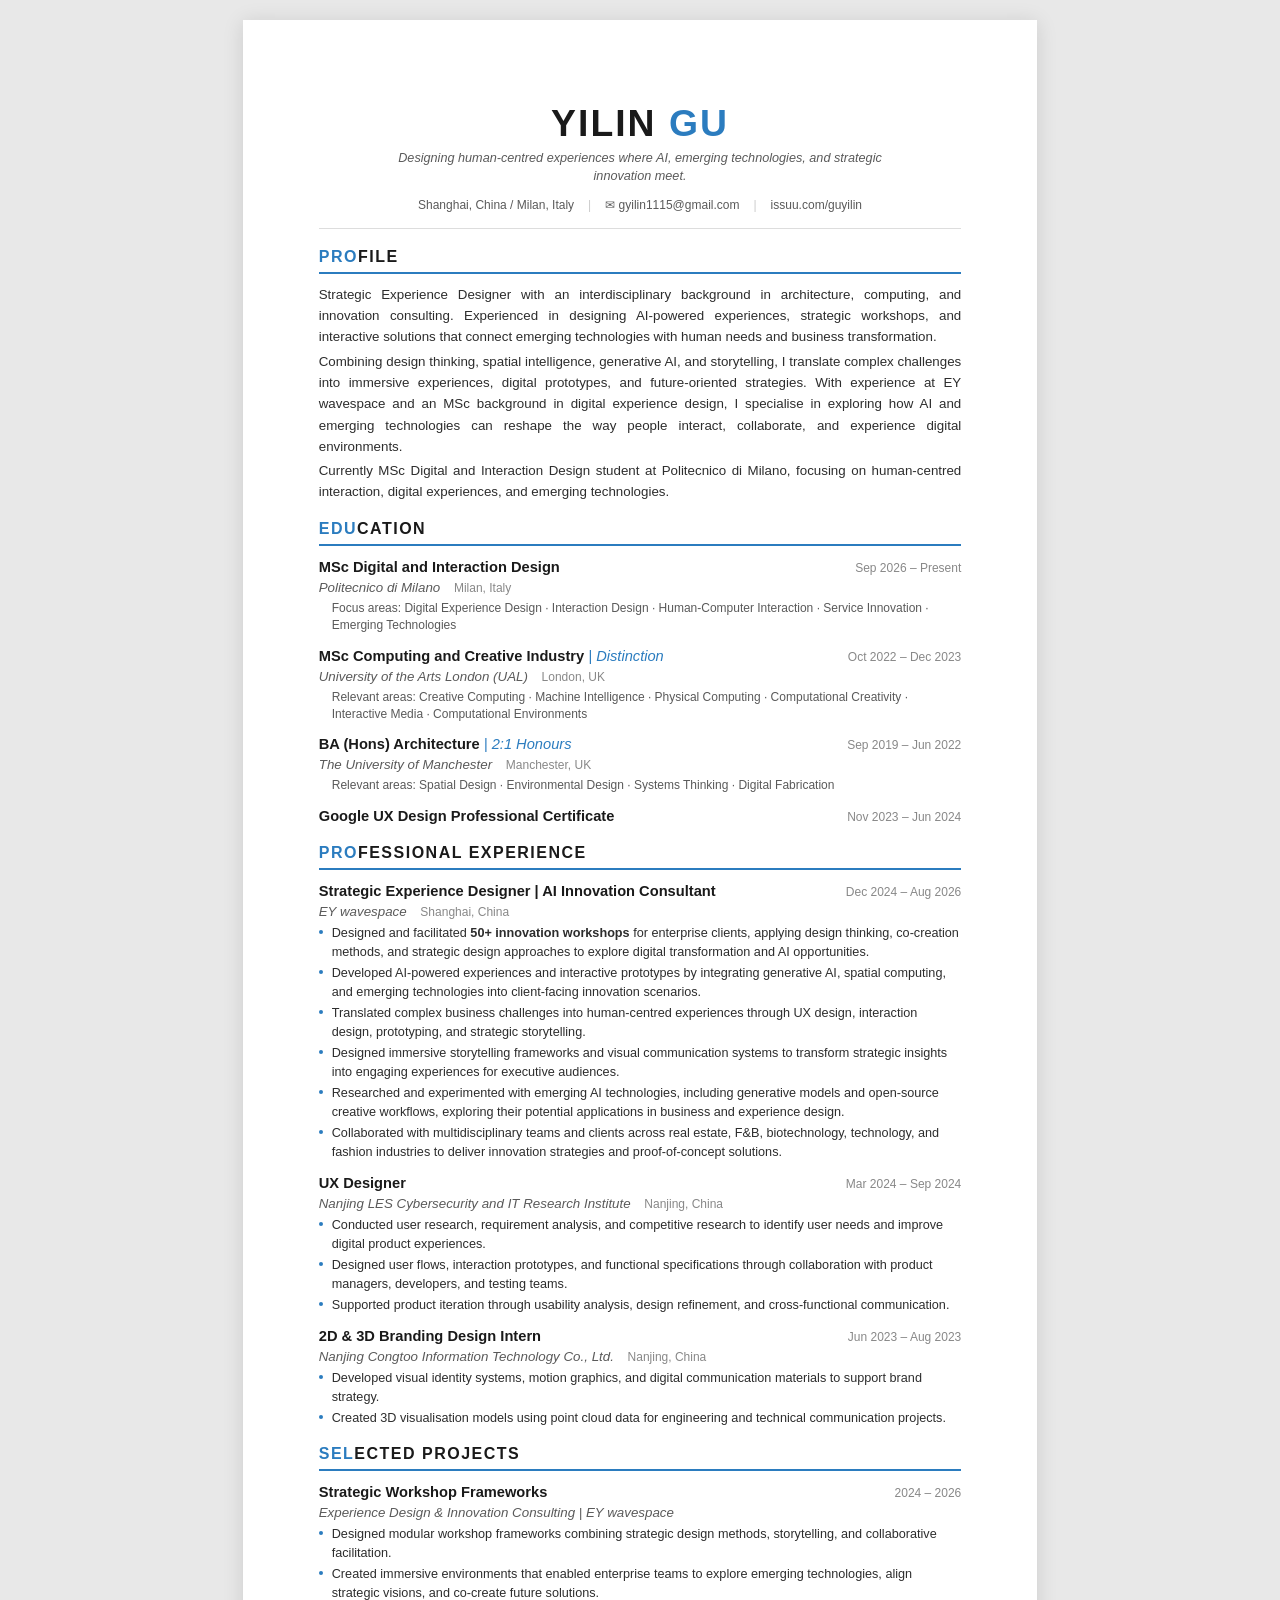
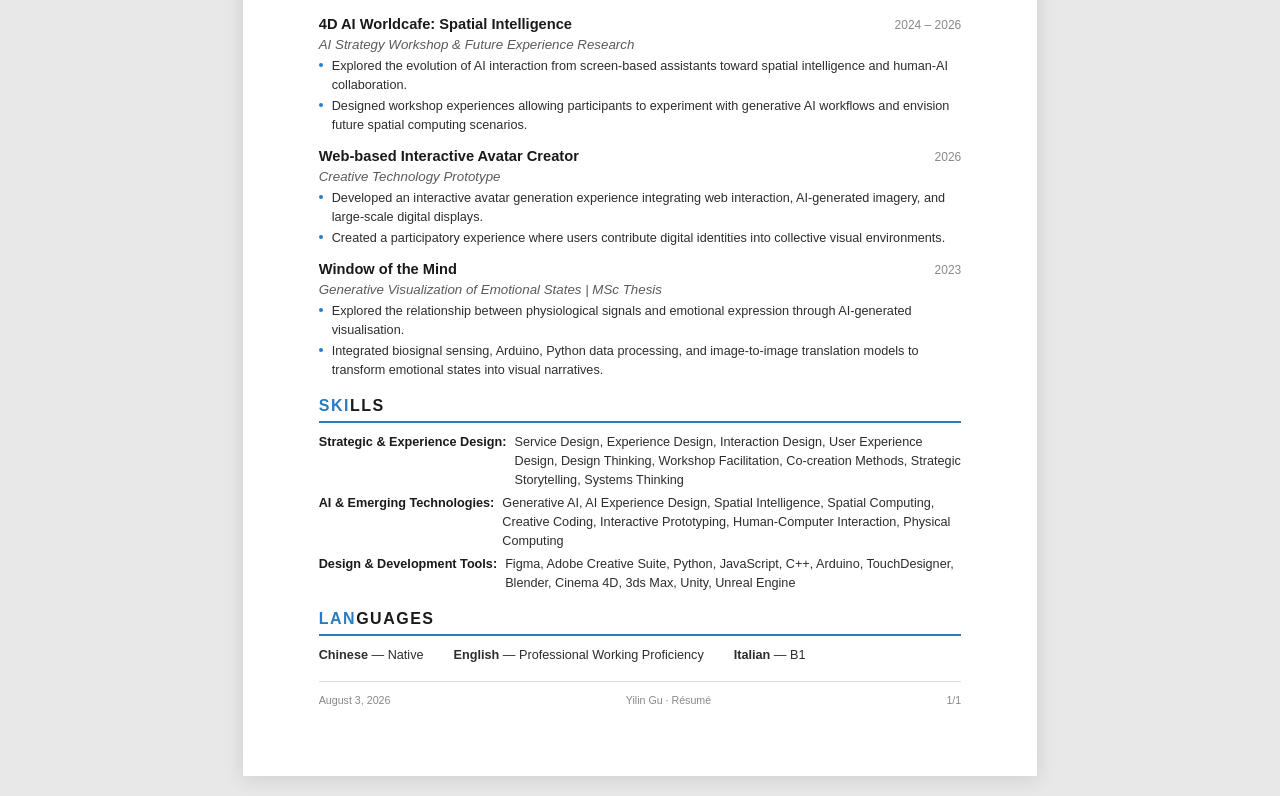
<file: CV/YilinGu-Resume.html>
<!DOCTYPE html>
<html lang="en">
<head>
<meta charset="UTF-8">
<meta name="viewport" content="width=device-width, initial-scale=1.0">
<title>Yilin Gu — Résumé</title>
<style>
  *, *::before, *::after { box-sizing: border-box; margin: 0; padding: 0; }

  @page { size: A4; margin: 0; }

  body {
    font-family: 'Source Sans Pro', 'Segoe UI', 'Helvetica Neue', Arial, sans-serif;
    font-size: 10pt;
    line-height: 1.5;
    color: #2d2d2d;
    background: #e8e8e8;
    display: flex;
    justify-content: center;
    padding: 20px;
    -webkit-font-smoothing: antialiased;
  }

  .page {
    width: 210mm;
    min-height: 297mm;
    background: #fff;
    padding: 22mm 20mm 18mm 20mm;
    box-shadow: 0 2px 20px rgba(0,0,0,0.12);
    position: relative;
  }

  @media print {
    body { background: #fff; padding: 0; }
    .page {
      width: 100%; min-height: auto; box-shadow: none;
      padding: 14mm 13mm 12mm 13mm;
      page-break-after: always;
    }
  }

  :root {
    --accent: #2b7cbf;
    --text: #2d2d2d;
    --text-light: #5a5a5a;
    --text-muted: #888;
    --divider: #ddd;
    --section-gap: 14px;
  }

  /* ===== Header ===== */
  .header {
    text-align: center;
    margin-bottom: 16px;
    padding-bottom: 14px;
    border-bottom: 1px solid var(--divider);
  }

  .header .name {
    font-size: 28pt;
    font-weight: 700;
    letter-spacing: 2px;
    color: #1a1a1a;
    line-height: 1.1;
  }
  .header .name .last { color: var(--accent); }

  .header .tagline {
    font-size: 9.5pt;
    color: var(--text-light);
    margin-top: 6px;
    font-style: italic;
    max-width: 520px;
    margin-left: auto;
    margin-right: auto;
    line-height: 1.4;
  }

  .header .contact {
    display: flex;
    justify-content: center;
    flex-wrap: wrap;
    gap: 4px 14px;
    margin-top: 10px;
    font-size: 9pt;
    color: var(--text-light);
  }
  .header .contact span { white-space: nowrap; }
  .header .contact .sep { color: #ccc; }
  .header .contact a { color: var(--text-light); text-decoration: none; }
  .header .contact a:hover { color: var(--accent); }

  /* ===== Section Titles ===== */
  .section-title {
    font-size: 12pt;
    font-weight: 700;
    color: #1a1a1a;
    text-transform: uppercase;
    letter-spacing: 1.5px;
    border-bottom: 2.5px solid var(--accent);
    padding-bottom: 3px;
    margin-top: var(--section-gap);
    margin-bottom: 10px;
  }
  .section-title .highlight { color: var(--accent); }

  /* ===== Summary ===== */
  .summary p {
    color: var(--text);
    line-height: 1.6;
    text-align: justify;
    margin-bottom: 3px;
    font-size: 10pt;
  }

  /* ===== Entry ===== */
  .entry {
    margin-bottom: 10px;
    page-break-inside: avoid;
  }

  .entry-header {
    display: flex;
    justify-content: space-between;
    align-items: baseline;
    flex-wrap: wrap;
    margin-bottom: 2px;
  }
  .entry-header .left { flex: 1; min-width: 0; }
  .entry-header .entry-title {
    font-size: 11pt;
    font-weight: 700;
    color: #1a1a1a;
  }
  .entry-header .entry-subtitle {
    font-size: 10pt;
    font-weight: 400;
    color: var(--text-light);
    font-style: italic;
  }
  .entry-header .entry-location {
    font-size: 9pt;
    color: var(--text-muted);
    margin-left: 10px;
    white-space: nowrap;
  }
  .entry-header .entry-date {
    font-size: 9pt;
    color: var(--text-muted);
    white-space: nowrap;
    text-align: right;
    min-width: 130px;
  }

  .entry-details {
    list-style: none;
    padding-left: 0;
  }
  .entry-details li {
    position: relative;
    padding-left: 13px;
    margin-bottom: 2px;
    font-size: 9.5pt;
    color: var(--text);
    line-height: 1.5;
  }
  .entry-details li::before {
    content: '';
    position: absolute;
    left: 0;
    top: 6px;
    width: 4.5px;
    height: 4.5px;
    border-radius: 50%;
    background: var(--accent);
  }

  /* ===== Education tags ===== */
  .focus-tags {
    margin-top: 2px;
    font-size: 9pt;
    color: var(--text-light);
    line-height: 1.45;
    padding-left: 13px;
  }

  /* ===== Skills ===== */
  .skills-list { list-style: none; padding: 0; }
  .skills-list li {
    display: flex;
    margin-bottom: 4px;
    page-break-inside: avoid;
    font-size: 9.5pt;
  }
  .skill-category {
    font-weight: 700;
    color: #1a1a1a;
    min-width: 165px;
    flex-shrink: 0;
  }
  .skill-category::after { content: ':'; margin-right: 8px; }
  .skill-values { color: var(--text); }

  /* ===== Languages ===== */
  .lang-list {
    display: flex;
    flex-wrap: wrap;
    gap: 6px 30px;
    font-size: 9.5pt;
    color: var(--text);
  }
  .lang-list .lang-name { font-weight: 600; }

  /* ===== Footer ===== */
  .footer {
    text-align: center;
    font-size: 8pt;
    color: var(--text-muted);
    margin-top: 16px;
    padding-top: 10px;
    border-top: 1px solid var(--divider);
    display: flex;
    justify-content: space-between;
  }

  @media screen and (max-width: 800px) {
    .page { width: 100%; padding: 20px; }
    .header .name { font-size: 22pt; }
    .skill-category { min-width: 120px; }
  }
</style>
</head>
<body>

<div class="page">

  <!-- ===== HEADER ===== -->
  <div class="header">
    <div class="name">YILIN <span class="last">GU</span></div>
    <div class="tagline">Designing human-centred experiences where AI, emerging technologies, and strategic innovation meet.</div>
    <div class="contact">
      <span>Shanghai, China / Milan, Italy</span>
      <span class="sep">|</span>
      <span>&#9993; <a href="mailto:gyilin1115@gmail.com">gyilin1115@gmail.com</a></span>
      <span class="sep">|</span>
      <span><a href="https://issuu.com/guyilin/docs/yilingu_portfolio" target="_blank">issuu.com/guyilin</a></span>
    </div>
  </div>

  <!-- ===== PROFILE ===== -->
  <div class="section-title"><span class="highlight">Pro</span>file</div>
  <div class="summary">
    <p>
      Strategic Experience Designer with an interdisciplinary background in architecture, computing, and innovation consulting. Experienced in designing AI-powered experiences, strategic workshops, and interactive solutions that connect emerging technologies with human needs and business transformation.
    </p>
    <p>
      Combining design thinking, spatial intelligence, generative AI, and storytelling, I translate complex challenges into immersive experiences, digital prototypes, and future-oriented strategies. With experience at EY wavespace and an MSc background in digital experience design, I specialise in exploring how AI and emerging technologies can reshape the way people interact, collaborate, and experience digital environments.
    </p>
    <p>
      Currently MSc Digital and Interaction Design student at Politecnico di Milano, focusing on human-centred interaction, digital experiences, and emerging technologies.
    </p>
  </div>

  <!-- ===== EDUCATION ===== -->
  <div class="section-title"><span class="highlight">Edu</span>cation</div>

  <div class="entry">
    <div class="entry-header">
      <div class="left">
        <span class="entry-title">MSc Digital and Interaction Design</span><br>
        <span class="entry-subtitle">Politecnico di Milano</span>
        <span class="entry-location">Milan, Italy</span>
      </div>
      <div class="entry-date">Sep 2026 – Present</div>
    </div>
    <div class="focus-tags">Focus areas: Digital Experience Design &middot; Interaction Design &middot; Human-Computer Interaction &middot; Service Innovation &middot; Emerging Technologies</div>
  </div>

  <div class="entry">
    <div class="entry-header">
      <div class="left">
        <span class="entry-title">MSc Computing and Creative Industry <span style="font-weight:400;font-style:italic;color:var(--accent);">| Distinction</span></span><br>
        <span class="entry-subtitle">University of the Arts London (UAL)</span>
        <span class="entry-location">London, UK</span>
      </div>
      <div class="entry-date">Oct 2022 – Dec 2023</div>
    </div>
    <div class="focus-tags">Relevant areas: Creative Computing &middot; Machine Intelligence &middot; Physical Computing &middot; Computational Creativity &middot; Interactive Media &middot; Computational Environments</div>
  </div>

  <div class="entry">
    <div class="entry-header">
      <div class="left">
        <span class="entry-title">BA (Hons) Architecture <span style="font-weight:400;font-style:italic;color:var(--accent);">| 2:1 Honours</span></span><br>
        <span class="entry-subtitle">The University of Manchester</span>
        <span class="entry-location">Manchester, UK</span>
      </div>
      <div class="entry-date">Sep 2019 – Jun 2022</div>
    </div>
    <div class="focus-tags">Relevant areas: Spatial Design &middot; Environmental Design &middot; Systems Thinking &middot; Digital Fabrication</div>
  </div>

  <div class="entry">
    <div class="entry-header">
      <div class="left">
        <span class="entry-title">Google UX Design Professional Certificate</span><br>
      </div>
      <div class="entry-date">Nov 2023 – Jun 2024</div>
    </div>
  </div>

  <!-- ===== PROFESSIONAL EXPERIENCE ===== -->
  <div class="section-title"><span class="highlight">Pro</span>fessional Experience</div>

  <div class="entry">
    <div class="entry-header">
      <div class="left">
        <span class="entry-title">Strategic Experience Designer | AI Innovation Consultant</span><br>
        <span class="entry-subtitle">EY wavespace</span>
        <span class="entry-location">Shanghai, China</span>
      </div>
      <div class="entry-date">Dec 2024 – Aug 2026</div>
    </div>
    <ul class="entry-details">
      <li>Designed and facilitated <strong>50+ innovation workshops</strong> for enterprise clients, applying design thinking, co-creation methods, and strategic design approaches to explore digital transformation and AI opportunities.</li>
      <li>Developed AI-powered experiences and interactive prototypes by integrating generative AI, spatial computing, and emerging technologies into client-facing innovation scenarios.</li>
      <li>Translated complex business challenges into human-centred experiences through UX design, interaction design, prototyping, and strategic storytelling.</li>
      <li>Designed immersive storytelling frameworks and visual communication systems to transform strategic insights into engaging experiences for executive audiences.</li>
      <li>Researched and experimented with emerging AI technologies, including generative models and open-source creative workflows, exploring their potential applications in business and experience design.</li>
      <li>Collaborated with multidisciplinary teams and clients across real estate, F&amp;B, biotechnology, technology, and fashion industries to deliver innovation strategies and proof-of-concept solutions.</li>
    </ul>
  </div>

  <div class="entry">
    <div class="entry-header">
      <div class="left">
        <span class="entry-title">UX Designer</span><br>
        <span class="entry-subtitle">Nanjing LES Cybersecurity and IT Research Institute</span>
        <span class="entry-location">Nanjing, China</span>
      </div>
      <div class="entry-date">Mar 2024 – Sep 2024</div>
    </div>
    <ul class="entry-details">
      <li>Conducted user research, requirement analysis, and competitive research to identify user needs and improve digital product experiences.</li>
      <li>Designed user flows, interaction prototypes, and functional specifications through collaboration with product managers, developers, and testing teams.</li>
      <li>Supported product iteration through usability analysis, design refinement, and cross-functional communication.</li>
    </ul>
  </div>

  <div class="entry">
    <div class="entry-header">
      <div class="left">
        <span class="entry-title">2D &amp; 3D Branding Design Intern</span><br>
        <span class="entry-subtitle">Nanjing Congtoo Information Technology Co., Ltd.</span>
        <span class="entry-location">Nanjing, China</span>
      </div>
      <div class="entry-date">Jun 2023 – Aug 2023</div>
    </div>
    <ul class="entry-details">
      <li>Developed visual identity systems, motion graphics, and digital communication materials to support brand strategy.</li>
      <li>Created 3D visualisation models using point cloud data for engineering and technical communication projects.</li>
    </ul>
  </div>

  <!-- ===== SELECTED PROJECTS ===== -->
  <div class="section-title"><span class="highlight">Sel</span>ected Projects</div>

  <div class="entry">
    <div class="entry-header">
      <div class="left">
        <span class="entry-title">Strategic Workshop Frameworks</span><br>
        <span class="entry-subtitle">Experience Design &amp; Innovation Consulting | EY wavespace</span>
      </div>
      <div class="entry-date">2024 – 2026</div>
    </div>
    <ul class="entry-details">
      <li>Designed modular workshop frameworks combining strategic design methods, storytelling, and collaborative facilitation.</li>
      <li>Created immersive environments that enabled enterprise teams to explore emerging technologies, align strategic visions, and co-create future solutions.</li>
    </ul>
  </div>

  <div class="entry">
    <div class="entry-header">
      <div class="left">
        <span class="entry-title">4D AI Worldcafe: Spatial Intelligence</span><br>
        <span class="entry-subtitle">AI Strategy Workshop &amp; Future Experience Research</span>
      </div>
      <div class="entry-date">2024 – 2026</div>
    </div>
    <ul class="entry-details">
      <li>Explored the evolution of AI interaction from screen-based assistants toward spatial intelligence and human-AI collaboration.</li>
      <li>Designed workshop experiences allowing participants to experiment with generative AI workflows and envision future spatial computing scenarios.</li>
    </ul>
  </div>

  <div class="entry">
    <div class="entry-header">
      <div class="left">
        <span class="entry-title">Web-based Interactive Avatar Creator</span><br>
        <span class="entry-subtitle">Creative Technology Prototype</span>
      </div>
      <div class="entry-date">2026</div>
    </div>
    <ul class="entry-details">
      <li>Developed an interactive avatar generation experience integrating web interaction, AI-generated imagery, and large-scale digital displays.</li>
      <li>Created a participatory experience where users contribute digital identities into collective visual environments.</li>
    </ul>
  </div>

  <div class="entry">
    <div class="entry-header">
      <div class="left">
        <span class="entry-title">Window of the Mind</span><br>
        <span class="entry-subtitle">Generative Visualization of Emotional States | MSc Thesis</span>
      </div>
      <div class="entry-date">2023</div>
    </div>
    <ul class="entry-details">
      <li>Explored the relationship between physiological signals and emotional expression through AI-generated visualisation.</li>
      <li>Integrated biosignal sensing, Arduino, Python data processing, and image-to-image translation models to transform emotional states into visual narratives.</li>
    </ul>
  </div>

  <!-- ===== SKILLS ===== -->
  <div class="section-title"><span class="highlight">Ski</span>lls</div>

  <ul class="skills-list">
    <li>
      <span class="skill-category">Strategic &amp; Experience Design</span>
      <span class="skill-values">Service Design, Experience Design, Interaction Design, User Experience Design, Design Thinking, Workshop Facilitation, Co-creation Methods, Strategic Storytelling, Systems Thinking</span>
    </li>
    <li>
      <span class="skill-category">AI &amp; Emerging Technologies</span>
      <span class="skill-values">Generative AI, AI Experience Design, Spatial Intelligence, Spatial Computing, Creative Coding, Interactive Prototyping, Human-Computer Interaction, Physical Computing</span>
    </li>
    <li>
      <span class="skill-category">Design &amp; Development Tools</span>
      <span class="skill-values">Figma, Adobe Creative Suite, Python, JavaScript, C++, Arduino, TouchDesigner, Blender, Cinema 4D, 3ds Max, Unity, Unreal Engine</span>
    </li>
  </ul>

  <!-- ===== LANGUAGES ===== -->
  <div class="section-title"><span class="highlight">Lan</span>guages</div>
  <div class="lang-list">
    <span><span class="lang-name">Chinese</span> — Native</span>
    <span><span class="lang-name">English</span> — Professional Working Proficiency</span>
    <span><span class="lang-name">Italian</span> — B1</span>
  </div>

  <!-- ===== FOOTER ===== -->
  <div class="footer">
    <span>August 3, 2026</span>
    <span>Yilin Gu &middot; Résumé</span>
    <span>1/1</span>
  </div>

</div>

</body>
</html>
</file>
<file: visual.css>
/* Yilin Gu / connected practices. Personal visual system, v0.14. */
:root { --paper:#f5f3ec; --ink:#252820; --muted:#62675c; --accent:#aa3a24; --line:#cfcec3; --serif:Georgia,"Times New Roman",serif; }
body { background:var(--paper);color:var(--ink);font-family:"Helvetica Neue",Arial,sans-serif; }
::selection {background:#d4dfb4;color:#23261f;}
header {height:80px;padding:0 4.5vw;background:rgba(245,243,236,.96);border-bottom:1px solid var(--line);backdrop-filter:blur(12px);}
.logo {font-weight:650;font-size:22px;letter-spacing:-1px;}.logo a::after{content:".";color:var(--accent);}
nav ul {gap:32px;} nav a {color:var(--ink);font-size:14px;font-weight:500;}.nav-num{font-family:monospace;font-size:10px;color:var(--muted);margin-right:8px;}
nav a.active,nav a:hover {color:var(--accent);font-weight:500;}
a:focus-visible,[tabindex]:focus-visible,button:focus-visible {outline:2px solid var(--accent);outline-offset:5px;}
main{padding-top:80px;}.page-section{max-width:1440px;padding:64px 5vw 100px;min-height:calc(100vh - 80px);}
.eyebrow{font-family:"Courier New",monospace;font-size:11px;letter-spacing:.08em;text-transform:uppercase;color:var(--muted);font-weight:400;}
.identity-hero{max-width:1440px;margin:auto;display:grid;grid-template-columns:1fr 1.12fr;align-items:center;gap:2vw;padding:52px 4.5vw 30px;min-height:calc(100svh - 138px);}
.identity-name{font-size:clamp(85px,10.8vw,165px);font-weight:500;letter-spacing:-.085em;line-height:1.08;margin:28px 0 26px;white-space:nowrap;}
.identity-name em{font-family:var(--serif);font-weight:400;color:var(--accent);letter-spacing:-.085em;}
.identity-statement{font-size:clamp(20px,2.05vw,30px);letter-spacing:-.035em;line-height:1.3;}
.identity-intro{color:var(--muted);font-size:16px;line-height:1.6;max-width:380px;margin:22px 0 25px;}
.text-action {display:inline-flex;gap:48px;align-items:center;padding-bottom:7px;border-bottom:1px solid var(--ink);font-size:14px;}.text-action span{font-size:22px;transition:transform .2s}.text-action:hover span{transform:translate(3px,-3px);}
.identity-map{min-width:0;}.practice-map{width:100%;height:auto;display:block;overflow:visible;}
.practice{cursor:pointer;}.practice circle{stroke:#343a2c;stroke-width:1;fill-opacity:.68;transition:fill-opacity .25s,stroke-width .25s,transform .35s;transform-box:fill-box;transform-origin:center;}
.experience circle{fill:#d8dfba;}.technology circle{fill:#d7dced;}.strategy circle{fill:#e5b7a0;}
.practice text{text-anchor:middle;font-size:23px;font-weight:500;letter-spacing:-.6px;fill:var(--ink);pointer-events:none;}.practice text.practice-number{font:12px monospace;letter-spacing:1px;}
.practice:hover circle,.practice:focus-visible circle{fill-opacity:.94;stroke-width:2;transform:scale(1.025);}
.practice:focus-visible{outline:none}.intersection-word{font:italic 44px Georgia,serif;text-anchor:middle;fill:var(--accent);pointer-events:none;}
.map-caption{text-align:center;font:italic 16px var(--serif);margin-top:-3px;color:var(--muted);}
.identity-footer{border-top:1px solid var(--line);padding:18px 4.5vw;display:flex;justify-content:space-between;gap:16px;font-size:11px;letter-spacing:.035em;color:var(--muted);}
.identity-footer a {color:var(--accent);}
.home-selection{padding:76px 4.5vw 95px;background:#e9e9df;}
.selection-heading{max-width:1320px;margin:0 auto 36px;}.selection-heading h2{font-size:clamp(30px,4vw,58px);font-weight:400;line-height:1.1;letter-spacing:-.04em;margin-top:14px;}
em{font-family:var(--serif);font-weight:400;}
.selection-grid{max-width:1320px;margin:auto;display:grid;grid-template-columns:repeat(3,minmax(0,1fr));gap:26px;}.selection-image{aspect-ratio:16/11;overflow:hidden;background:#dedfd4;}.selection-image img{width:100%;height:100%;object-fit:cover;transition:transform .4s;}.selection-card:hover img{transform:scale(1.04)}.selection-card .eyebrow{margin-top:18px;font-size:10px;}.selection-card h3{font-size:23px;font-weight:400;letter-spacing:-.04em;margin-top:7px;display:flex;justify-content:space-between;}.selection-card:hover h3{color:var(--accent);}
.page-header{margin-bottom:58px;}.page-title{font-size:clamp(40px,6vw,86px);font-weight:400;letter-spacing:-.055em;line-height:1.08;color:var(--ink);margin:15px 0 20px;}.page-title em{color:var(--accent);}.page-subtitle{font-size:16px;color:var(--muted);max-width:690px;line-height:1.6;}
.category-title{font-family:monospace;font-size:12px;text-transform:uppercase;letter-spacing:.07em;font-weight:400;padding-top:18px;border-color:var(--line);margin:64px 0 27px;color:var(--muted);scroll-margin-top:110px;}
#projects .grid{gap:46px 32px;}.card-image-wrapper{border:0;background:#eae9e1;}.card:hover .card-image-wrapper{box-shadow:none;border:0;}.card-header-line{border-top:1px solid var(--line);padding-top:13px;margin-top:19px;}.card-title{font-size:24px;font-weight:400;letter-spacing:-.035em;line-height:1.2;}.card-year{font-family:monospace;font-size:11px;color:var(--muted);}.card-hook{color:var(--muted);line-height:1.6;font-size:14px;max-width:540px;}.card:hover .card-title{color:var(--accent);}
.detail-tag{font-family:monospace;font-size:11px;color:var(--accent);letter-spacing:.08em;}.detail-title{font-size:clamp(35px,5.5vw,78px);font-weight:400;line-height:1.05;letter-spacing:-.05em;max-width:1100px;}.detail-hook{color:var(--muted);font-size:20px;line-height:1.5;max-width:790px;}.back-btn{font-family:monospace;font-size:12px;color:var(--accent);}.detail-hero-media{border:0;background:#e7e8de;}.detail-grid{grid-template-columns:220px minmax(0,1fr);gap:64px;border-color:var(--line);}.detail-sidebar-label{font-family:monospace;font-size:10px;color:var(--muted);}.detail-sidebar-val{font-size:14px;}.cs-heading{border:0;font-size:28px;font-weight:400;line-height:1.2;letter-spacing:-.03em;margin-bottom:18px;}.cs-paragraph{font-size:16px;line-height:1.75;font-weight:400;color:#45493f;}.cs-section{margin-bottom:46px;}.detail-body-text{max-width:840px;}.embedded-video-caption,.ingreed-figure figcaption{font-family:monospace;font-size:11px;line-height:1.65;color:var(--muted);}
.cv-layout{grid-template-columns:240px minmax(0,1fr);gap:64px;}.cv-profile{font-size:18px;line-height:1.65;color:#45493f;}.cv-desc{line-height:1.7;}.cv-divider{color:var(--accent);border-color:var(--line);font-family:monospace;font-size:11px;}.cv-role{font-weight:500;}.cv-period{font-family:monospace;font-size:11px;}.cv-sidebar-title{color:var(--accent);}.cv-tag-list span{background:#e8e9de;border-color:#d7d9cd;}.contact-container{max-width:900px;}.contact-card{border:0;border-top:1px solid var(--line);background:transparent;padding:20px 0;}.contact-card:hover{border-color:var(--accent);}.contact-label{font-family:monospace;font-size:11px;color:var(--muted);}.contact-value{font-size:18px;word-break:break-word;}
@media (min-width:1600px){.identity-hero{min-height:710px;}}
@media(max-width:950px){.identity-hero{grid-template-columns:1fr 1fr;padding-top:60px;padding-bottom:50px;min-height:620px;}.identity-name{font-size:10.5vw;}.identity-intro{font-size:14px;}.practice text{font-size:23px;}.detail-grid,.cv-layout{gap:32px;grid-template-columns:190px minmax(0,1fr);}}
@media(max-width:760px){header{height:70px;padding:0 22px;}.logo{font-size:20px;}nav ul{gap:19px;}nav a{font-size:12px;}.nav-num{display:none;}main{padding-top:70px;}.identity-hero{padding:38px 24px 28px;display:flex;flex-direction:column;gap:28px;min-height:0;align-items:stretch;}.identity-copy .eyebrow{font-size:9px;letter-spacing:.025em;}.identity-name{font-size:clamp(80px,20vw,140px);margin:23px 0 23px;}.identity-statement{font-size:22px;}.identity-intro{font-size:14px;max-width:360px;margin-top:18px;}.identity-map{width:100%;max-width:440px;align-self:center;}.map-caption{font-size:14px;}.identity-footer{padding:17px 24px;font-size:10px;flex-direction:column;gap:9px;}.home-selection{padding:48px 24px 64px;}.selection-grid{grid-template-columns:1fr;gap:35px;}.selection-image{aspect-ratio:16/10;}.selection-heading h2{font-size:35px;}.page-section,#projects,#project-detail{padding:40px 24px 72px;}.page-header{margin-bottom:40px;}.page-title{font-size:43px;}.page-subtitle{font-size:14px;}#projects .grid{gap:36px;}.card-title{font-size:23px;}.category-title{margin-top:48px;font-size:10px;}#project-detail .detail-title{font-size:39px;} .detail-hook{font-size:17px;}.detail-grid,.cv-layout{display:grid;grid-template-columns:minmax(0,1fr);gap:28px;}.detail-body-text{min-width:0;}.cs-heading{font-size:25px;}.cs-paragraph{font-size:15px;line-height:1.7;}.cv-layout{display:flex;flex-direction:column-reverse;}.cv-profile{font-size:16px;}.cv-timeline-header{flex-wrap:wrap;gap:7px;}.cv-role{font-size:17px;}.contact-methods{grid-template-columns:1fr;gap:10px;}.contact-value{font-size:16px;}.contact-intro{font-size:16px;}}
@media(prefers-reduced-motion:reduce){*,*::before,*::after{animation:none!important;transition:none!important;scroll-behavior:auto!important;}}

/* Always-visible case navigation; shared CV content and project-link treatment. */
#project-detail { padding-top:100px; }
.project-return { position:fixed;top:80px;left:0;right:0;z-index:90;background:rgba(245,243,236,.97);border-bottom:1px solid var(--line);padding:12px max(5vw, calc((100vw - 1440px)/2 + 5vw)); }
.project-return a {font:12px monospace;color:var(--accent);display:inline-block;}
.project-return a:hover{text-decoration:underline;text-underline-offset:4px;}
.cv-project-meta {display:flex;align-items:center;gap:16px;flex-shrink:0;}
.cv-project-link {font:11px monospace;color:var(--accent);white-space:nowrap;}
.cv-project-link:hover {text-decoration:underline;text-underline-offset:3px;}
.cv-downloads {display:flex;flex-direction:column;gap:12px;margin-bottom:28px;padding-bottom:20px;border-bottom:1px solid var(--line);font:12px monospace;color:var(--accent);}
@media(max-width:760px){.project-return{top:70px;padding:12px 24px;}#project-detail{padding-top:96px;}.cv-project-meta{gap:12px;}.cv-project-link{font-size:10px;}}

/* CUBE / original portfolio artwork, responsive case-study additions. */
.cube-cover,.cube-cover .card-image {background:#edf0df;}
.cube-cover .card-image {object-fit:cover;}
#project-detail[data-project="cube"] .detail-hero-media {height:auto;aspect-ratio:16/9;background:#edf0df;}
#project-detail[data-project="cube"] .detail-hero-media img {object-fit:cover;}
.cube-figure {margin:24px 0;}
.cube-figure img {display:block;width:100%;height:auto;}
.cube-figure figcaption,.cube-characters figcaption {font:11px/1.65 monospace;color:var(--muted);margin-top:9px;}
.cube-journey {display:grid;grid-template-columns:repeat(2,minmax(0,1fr));gap:28px 22px;margin-top:25px;}
.cube-step img {width:100%;height:auto;display:block;}
.cube-step h3 {font-size:20px;font-weight:500;margin:15px 0 9px;letter-spacing:-.02em;}
.cube-step p {font-size:14px;line-height:1.7;color:#45493f;}
.cube-characters {display:grid;grid-template-columns:repeat(2,minmax(0,1fr));gap:24px;margin:24px 0;}
.cube-characters figure {background:#e9e9df;text-align:center;padding:22px;}
.cube-characters img {height:150px;width:100%;object-fit:contain;}
.cube-video-link {display:flex;align-items:center;justify-content:center;background:#e9e9df;color:var(--accent);padding:24px;text-align:center;}
@media(max-width:600px){.cube-journey{grid-template-columns:1fr;}.cube-characters{gap:12px;}.cube-characters figure{padding:14px;}.cube-characters img{height:110px;}}

/* CUBE: 2D-to-3D progression and spatial level design. */
.cube-transition {display:grid;grid-template-columns:repeat(2,minmax(0,1fr));gap:22px;margin:30px 0 38px;}
.cube-transition figure {margin:0;min-width:0;}
.cube-transition img {display:block;width:100%;height:auto;}
.cube-transition figcaption {font-size:13px;line-height:1.65;color:var(--muted);margin-top:12px;}
.cube-transition figcaption strong {display:block;color:var(--ink);font-size:14px;margin-bottom:4px;}
.cube-subheading {font-size:23px;font-weight:500;line-height:1.3;margin:32px 0 18px;letter-spacing:-.02em;}
@media(max-width:600px){.cube-transition{grid-template-columns:1fr;gap:26px;}.cube-subheading{font-size:21px;}}

/* Work directory: clear editorial hierarchy and direct category access. */
.work-index {display:grid;grid-template-columns:repeat(2,minmax(0,1fr));border-top:1px solid var(--line);margin:0 0 54px;}
.work-index a {display:flex;align-items:baseline;gap:13px;padding:17px 16px 17px 0;border-bottom:1px solid var(--line);font-size:15px;line-height:1.5;color:var(--ink);}
.work-index a:nth-child(even){padding-left:24px;}
.work-index a span:first-child {font:11px monospace;color:var(--accent);}
.work-index a span:last-child {margin-left:auto;color:var(--accent);}
.work-index a:hover {color:var(--accent);background:#eaeadd;}
#projects .category-title {display:flex;align-items:baseline;gap:18px;font-family:"Helvetica Neue",Arial,sans-serif;font-size:clamp(28px,3.2vw,44px);font-weight:500;line-height:1.15;letter-spacing:-.045em;text-transform:none;color:var(--ink);border-top:2px solid var(--ink);padding-top:24px;margin:82px 0 12px;}
#projects .category-title:first-of-type {margin-top:0;}
.category-number {font:12px monospace;letter-spacing:0;color:var(--accent);flex-shrink:0;}
.category-name {max-width:850px;}
.category-count {margin-left:auto;white-space:nowrap;font:11px monospace;letter-spacing:0;color:var(--muted);}
.category-description {margin:0 0 32px 36px;color:var(--muted);font-size:14px;line-height:1.6;}
.cube-interaction-flow {display:grid;grid-template-columns:repeat(3,minmax(0,1fr));border-top:1px solid var(--line);border-bottom:1px solid var(--line);margin:28px 0;}
.cube-interaction-flow span {padding:20px 12px;font:11px/1.8 monospace;color:var(--muted);}
.cube-interaction-flow span+span {border-left:1px solid var(--line);}
.cube-interaction-flow strong {display:block;font:500 15px/1.5 "Helvetica Neue",Arial,sans-serif;color:var(--ink);}
@media(max-width:760px){.work-index{grid-template-columns:1fr;margin-bottom:40px;}.work-index a,.work-index a:nth-child(even){padding:14px 0;font-size:14px;}#projects .category-title{font-size:29px;gap:12px;flex-wrap:wrap;margin-top:58px;padding-top:20px;}.category-number{width:20px;}.category-name{flex:1;min-width:0;}.category-count{width:100%;margin-left:32px;}.category-description{margin-left:32px;margin-bottom:26px;font-size:13px;}.cube-interaction-flow{grid-template-columns:1fr;}.cube-interaction-flow span{padding:14px 0;}.cube-interaction-flow span+span{border-left:0;border-top:1px solid var(--line);}}

/* CV: evidence-led capability combinations. */
#cv .cv-layout{grid-template-columns:265px minmax(0,1fr);gap:64px;}
.cv-capabilities{margin:0;}.cv-capabilities>div{margin:0 0 22px;}.cv-capabilities dt{font-size:14px;font-weight:500;line-height:1.4;color:var(--ink);margin-bottom:6px;}.cv-capabilities dd{margin:0;font-size:13px;line-height:1.65;color:var(--muted);}
#cv .cv-sidebar-title{font:12px monospace;letter-spacing:.06em;text-transform:uppercase;margin-bottom:20px;}
#cv .cv-timeline-header{flex-wrap:wrap;gap:8px 18px;}#cv .cv-role{line-height:1.4;}#cv .cv-period{line-height:1.6;}
#cv .cv-divider:first-child{margin-top:0;}.cv-certificate{font-size:13px;color:var(--muted);line-height:1.5;margin:0 0 32px;}
@media(max-width:950px){#cv .cv-layout{grid-template-columns:220px minmax(0,1fr);gap:32px;}}
@media(max-width:760px){#cv .cv-layout{display:flex;flex-direction:column-reverse;gap:36px;}#cv .cv-sidebar{width:100%;border-top:1px solid var(--line);padding-top:28px;}#cv .cv-project-meta{flex-wrap:wrap;}#cv .cv-downloads{font-size:14px;}}

/* CV v0.24 — synced to user-approved Word CV */
#cv .cv-role{margin:0;font-weight:600;}#cv .cv-desc p{margin:0 0 12px;}#cv .cv-desc li{margin-bottom:12px;}#cv .cv-sidebar a{overflow-wrap:anywhere;}#cv .cv-company{margin:6px 0 12px;}#cv .cv-sidebar-title{font-size:15px;}#cv .cv-divider{font-size:20px;}
</file>
